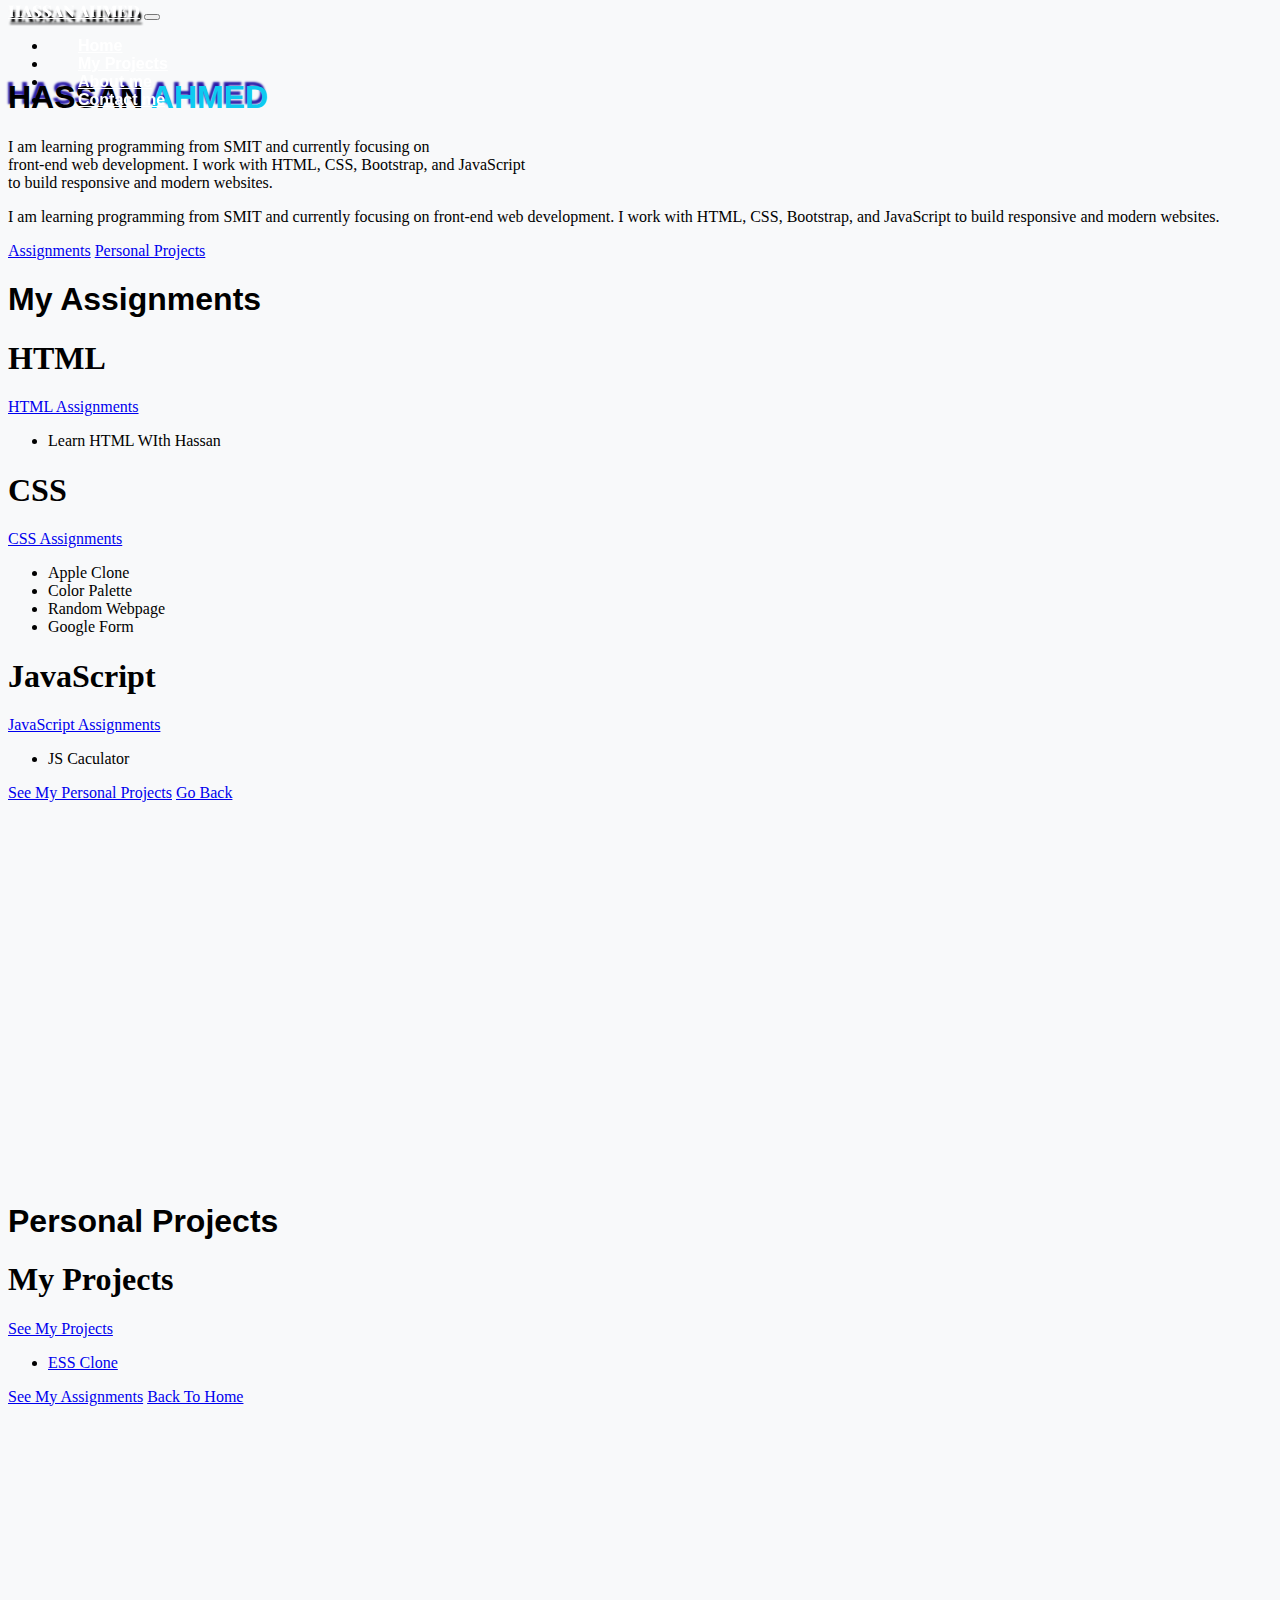
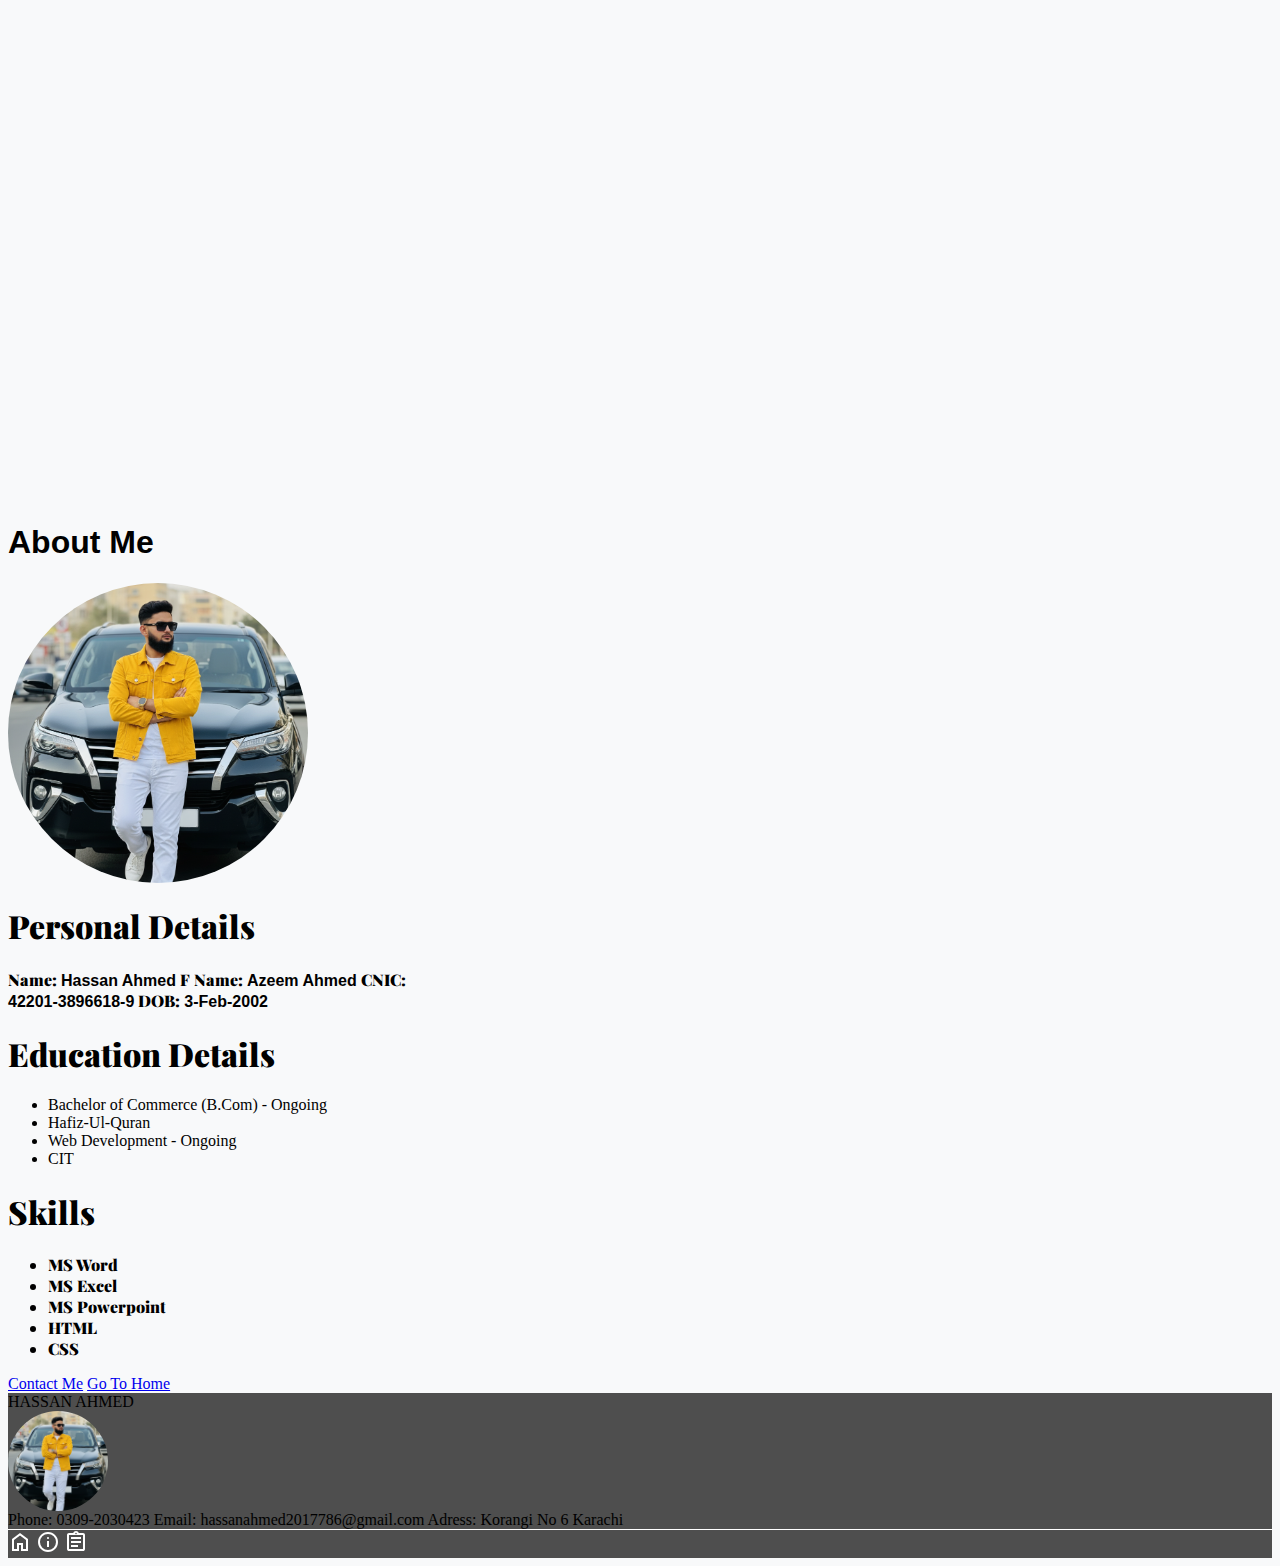
<file: index.html>
<!doctype html>
<html lang="en">

<head>
    <meta charset="utf-8">
    <meta name="viewport" content="width=device-width, initial-scale=1">
    <title>Bootstrap demo</title>
    <link href="https://cdn.jsdelivr.net/npm/bootstrap@5.3.8/dist/css/bootstrap.min.css" rel="stylesheet"
        integrity="sha384-sRIl4kxILFvY47J16cr9ZwB07vP4J8+LH7qKQnuqkuIAvNWLzeN8tE5YBujZqJLB" crossorigin="anonymous">
    <link rel="preconnect" href="https://fonts.googleapis.com">
    <link rel="preconnect" href="https://fonts.gstatic.com" crossorigin>
    <link href="https://fonts.googleapis.com/css2?family=Playfair+Display:ital,wght@0,400..900;1,400..900&display=swap"
        rel="stylesheet">
    <link rel="stylesheet" href="./style.css">
</head>

<body>
    <!-- navbar Start -->
    <nav class="hassanone navbar bg-info navbar-expand-lg" data-bs-theme="dark">
        <div class="container-fluid px-3 px-md-5 ">
            <a class="navbar-brand playfair-display-hassan fs-2 navlogo" href="#">HASSAN <span
                    class="navlogo ms-2">AHMED</span></a>
            <button class="navbar-toggler" type="button" data-bs-toggle="collapse" data-bs-target="#navbarNavDropdown"
                aria-controls="navbarNavDropdown" aria-expanded="false" aria-label="Toggle navigation">
                <span class="navbar-toggler-icon"></span>
            </button>
            <div class="collapse navbar-collapse" id="navbarNavDropdown">
                <ul class="navbar-nav navbar-nav ms-auto">
                    <li class="nav-item">
                        <a class="nav-link menubar google-sans-menu" aria-current="page" href="#">Home</a>
                    </li>
                    <li class="nav-item">
                        <a class="nav-link menubar google-sans-menu" aria-current="page" href="#Assignments">My
                            Projects</a>
                    </li>
                    <li class="nav-item">
                        <a class="nav-link menubar google-sans-menu" aria-current="page" href="#About">About me</a>
                    </li>
                    <li class="nav-item">
                        <a class="nav-link menubar google-sans-menu" href="#contact">Contact me</a>
                    </li>
                </ul>
            </div>
        </div>
    </nav>
    <!-- navbar End -->

    <!-- Info section start-->
    <div class="hassaninfo bg-body-tertiary container-fluid d-flex flex-column align-items-center justify-content-center mt-5 gap-4 gap-md-5 p-3 p-sm-5"
        id="hassaninfo">
        <h1 class="info-heading text-info mt-5 bbh-bartle-regular fs-1">HASSAN <span class="name">AHMED</span> </h1>
        <p class="text-start d-none d-lg-block text-md-center fs-5">I am learning programming from SMIT and currently
            focusing on <br> front-end web development. I work with HTML, CSS, Bootstrap, and JavaScript <br> to build
            responsive and modern websites.</p>
        <p class="ps-3 text-start d-lg-none text-md-center">I am learning programming from SMIT and currently focusing
            on front-end web development. I work with HTML, CSS, Bootstrap, and JavaScript to build responsive and
            modern websites.</p>
        <div class="container mb-0 mb-md-5 buttonsection px-0 px-md-5 d-flex flex-column flex-md-row gap-3">
            <a href="#Assignments"
                class="main-button main-button-1 btn py-2 fs-4 w-100 border border-info text-info">Assignments</a>
            <a href="#Personal"
                class="main-button main-button-2 btn py-2 fs-4 w-100 border border-info bg-info text-white">Personal
                Projects</a>
        </div>
    </div>
    <!-- Info section End-->

    <!-- Assignments card section Start-->
    <div class="container-fluid assignments-card-sec d-flex bg-body-tertiary d-flex flex-column justify-content-center gap-5"
        id="Assignments">
        <h1 class="mt-5 bbh-bartle-regular fs-2 mx-auto text-info">My Assignments</h1>
        <div class="cardsection d-flex flex-row justify-content-center flex-wrap flex gap-5 mb-5">
            <div class="mycards card-one p-5 d-flex flex-column align-items-center gap-5 border border-info">
                <h1 class="fs-3">HTML</h1>
                <div class="dropdown">
                    <a class="btn btn-info dropdown-toggle text-white" href="#" data-bs-toggle="dropdown">
                        HTML Assignments
                    </a>
                    <ul class="dropdown-menu">

                        <li class="dropdown-submenu">
                            <a class="dropdown-item dropdown-toggle">
                                Learn HTML WIth Hassan
                            </a>
                            <ul class="dropdown-menu">
                                <li><a class="dropdown-item"
                                        href="https://hassanahmedghori.github.io/Learn-html-with-hassan/"
                                        target="_blank">Live Link</a></li>
                                <li><a class="dropdown-item"
                                        href="https://github.com/HassanAhmedGhori/Learn-html-with-hassan"
                                        target="_blank">Repo Link</a></li>
                            </ul>
                        </li>
                    </ul>
                </div>

            </div>
            <div class="mycards card-two p-5 d-flex flex-column align-items-center gap-5 border border-info">
                <h1 class="fs-3">CSS</h1>
                <div class="dropdown">
                    <a class="btn btn-info dropdown-toggle text-white" href="#" data-bs-toggle="dropdown">
                        CSS Assignments
                    </a>
                    <ul class="dropdown-menu">

                        <li class="dropdown-submenu">
                            <a class="dropdown-item dropdown-toggle">
                                Apple Clone
                            </a>
                            <ul class="dropdown-menu">
                                <li><a class="dropdown-item"
                                        href="https://hassanahmedghori.github.io/apple-assignment-/"
                                        target="_blank">Live Link</a></li>
                                <li><a class="dropdown-item"
                                        href="https://github.com/HassanAhmedGhori/apple-assignment-"
                                        target="_blank">Repo Link</a></li>
                            </ul>
                        </li>
                        <li class="dropdown-submenu">
                            <a class="dropdown-item dropdown-toggle">
                                Color Palette
                            </a>
                            <ul class="dropdown-menu">
                                <li><a class="dropdown-item" href="https://hassanahmedghori.github.io/color-palette/"
                                        target="_blank">Live Link</a></li>
                                <li><a class="dropdown-item" href="https://github.com/HassanAhmedGhori/color-palette"
                                        target="_blank">Repo Link</a></li>
                            </ul>
                        </li>
                        <li class="dropdown-submenu">
                            <a class="dropdown-item dropdown-toggle">
                                Random Webpage
                            </a>
                            <ul class="dropdown-menu">
                                <li><a class="dropdown-item"
                                        href="https://hassanahmedghori.github.io/css-2nd-web-page-assignment/"
                                        target="_blank">Live Link</a></li>
                                <li><a class="dropdown-item"
                                        href="https://github.com/HassanAhmedGhori/css-2nd-web-page-assignment"
                                        target="_blank">Repo Link</a></li>
                            </ul>
                        </li>
                        <li class="dropdown-submenu">
                            <a class="dropdown-item dropdown-toggle">
                                Google Form
                            </a>
                            <ul class="dropdown-menu">
                                <li><a class="dropdown-item"
                                        href="https://hassanahmedghori.github.io/first-css-assignment/"
                                        target="_blank">Live Link</a></li>
                                <li><a class="dropdown-item"
                                        href="https://github.com/HassanAhmedGhori/first-css-assignment"
                                        target="_blank">Repo Link</a></li>
                            </ul>
                        </li>
                    </ul>
                </div>
            </div>
            <div class="mycards card-three p-5 d-flex flex-column align-items-center gap-5 border border-info">
                <h1 class="fs-3">JavaScript</h1>
                <div class="dropdown">
                    <a class="btn btn-info dropdown-toggle text-white" href="#" data-bs-toggle="dropdown">
                        JavaScript Assignments
                    </a>
                    <ul class="dropdown-menu">

                        <li class="dropdown-submenu">
                            <a class="dropdown-item dropdown-toggle">
                                JS Caculator
                            </a>
                            <ul class="dropdown-menu">
                                <li><a class="dropdown-item" href="./assignments/js calculator/index.html" target="_blank">Live Link</a></li>
                                <li><a class="dropdown-item" href="https://github.com/HassanAhmedGhori/My-Portfolio/tree/main/assignments/js%20calculator" target="_blank">Repo Link</a></li>
                            </ul>
                        </li>
                    </ul>
                </div>
            </div>
        </div>
        <div class="container mb-0 mb-md-5 buttonsection px-0 px-md-5 d-flex flex-column flex-md-row gap-3">
            <a href="#Personal"
                class="main-button main-button-2 btn py-2 fs-4 w-100 bg-info border border-info text-white">See My
                Personal Projects</a>
            <a href="#" class="main-button main-button-1 btn py-2 fs-4 w-100 border border-info text-info">Go Back</a>
        </div>
    </div>
    <!-- Assignments card section End-->


    <!-- Personal Projects card section Start-->

    <div class="container-fluid personal-pro-sec d-flex bg-body-tertiary mt-5 d-flex flex-column justify-content-center gap-5"
        id="Personal">
        <h1 class="mt-5 bbh-bartle-regular fs-2 mx-auto text-info">Personal Projects</h1>
        <div class="cardsection d-flex flex-row justify-content-center flex-wrap gap-5 mb-5">
            <div class="mycards card-two p-5 d-flex flex-column align-items-center gap-5 border border-info">
                <h1 class="fs-3">My Projects</h1>
                <div class="dropdown">
                    <a class="btn btn-info dropdown-toggle text-white" href="#" data-bs-toggle="dropdown">
                        See My Projects
                    </a>
                    <ul class="dropdown-menu">

                        <li class="dropdown-submenu">
                            <a class="dropdown-item dropdown-toggle" href="./personal projects/ess-display/index.html"
                                target="_blank"> ESS Clone </a>
                            <ul class="dropdown-menu">
                                <li><a class="dropdown-item" href="https://hassanahmedghori.github.io/ess-display/"
                                        target="_blank">Live Link</a></li>
                                <li><a class="dropdown-item" href="https://github.com/HassanAhmedGhori/ess-display"
                                        target="_blank">Repo Link</a></li>
                            </ul>
                        </li>
                    </ul>
                </div>
            </div>
        </div>
        <div class="container mb-0 mb-md-5 buttonsection px-0 px-md-5 d-flex flex-column flex-md-row gap-3">
            <a href="#Assignments"
                class="main-button main-button-1 btn py-2 fs-4 w-100 border border-info text-info">See My
                Assignments</a>
            <a href="#" class="main-button main-button-2 btn py-2 fs-4 w-100 border border-info bg-info text-white">Back
                To Home</a>
        </div>
    </div>

    <!-- Personal Projects card section End-->


    <!--About me section start-->
    <div class="container-fluid assignments-card-sec d-flex bg-body-tertiary d-flex flex-column justify-content-center gap-5"
        id="About">
        <h1 class="mt-5 bbh-bartle-regular fs-2 mx-auto text-info">About Me</h1>
        <div class="image mx-auto"></div>
        <div class="about-child-div container-fluid d-flex flex-row flex-wrap gap-5 justify-content-center">
            <div class="personal-data d-flex flex-column gap-3 align-items-start border border-info p-2 p-sm-5">
                <h1 class="mx-auto fs-3 fw-bold text-info playfair-display-hassan">Personal Details</h1>
                <span class="spanone fs-5 fw-bold text-info playfair-display-hassan">Name: <span class="spantwo ms-2 text-dark google-sans-menu">Hassan Ahmed</span></span>
                <span class="spanone fs-5 fw-bold text-info playfair-display-hassan">F Name: <span class="spantwo ms-1 text-dark google-sans-menu">Azeem Ahmed</span></span>
                <span class="spanone fs-5 fw-bold text-info playfair-display-hassan">CNIC: <span  class="spantwo ms-2 text-dark google-sans-menu">42201-3896618-9</span></span>
                <span class="spanone fs-5 fw-bold text-info playfair-display-hassan">DOB: <span class="spantwo ms-2 text-dark google-sans-menu">3-Feb-2002</span></span>
            </div>
            <div class="personal-data education-card d-flex flex-column gap-3 align-items-start border border-info p-2 p-sm-5">
                <h1 class="mx-auto fs-3 fw-bold text-info playfair-display-hassan">Education Details</h1>
                <span class="spanone fs-5 fw-bold text-dark ">
                    <ul>
                        <li class="mt-2">Bachelor of Commerce (B.Com) - Ongoing</li>
                        <li class="mt-2">Hafiz-Ul-Quran</li>
                        <li class="mt-2">Web Development - Ongoing</li>
                        <li class="mt-2">CIT</li>
                    </ul>
                </span>

            </div>
            <div class="personal-data d-flex flex-column gap-3 align-items-start border border-info p-2 p-sm-5">
                <h1 class="mx-auto fs-3 fw-bold text-info playfair-display-hassan">Skills</h1>
                <span class="spanone fs-5 fw-bold text-dark playfair-display-hassan">
                    <ul>
                        <li class="mt-2">MS Word</li>
                        <li class="mt-2">MS Excel</li>
                        <li class="mt-2">MS Powerpoint</li>
                        <li class="mt-2">HTML</li>
                        <li class="mt-2">CSS</li>
                    </ul>
                </span>
            </div>
            <div class="container mb-0 mb-md-5 buttonsection px-0 px-md-5 d-flex flex-column flex-md-row gap-3">
            <a href="#contact"
                class="main-button main-button-2 btn py-2 fs-4 w-100 bg-info border border-info text-white">Contact Me</a>
            <a href="#" class="main-button main-button-1 btn py-2 fs-4 w-100 border border-info text-info">Go To Home</a>
        </div>
        </div>
        <!--About me section End-->
        <!-- Footer(Contact) section start -->
         <div class="container-fluid footer-sec d-flex flex-column gap-3" id="contact">
            <div class="footer-sec-child d-flex flex-column align-items-center">
                <span class="text-white fs-5">HASSAN AHMED</span>
                <div class="footer-sec-logo"></div>
            </div>
            <div class="footer-sec-child d-flex flex-wrap gap-3 justify-content-between">
                <span class="text-white">Phone: 0309-2030423</span>
                <span class="text-white">Email: hassanahmed2017786@gmail.com</span>
                <span class="text-white">Adress: Korangi No 6 Karachi</span>
            </div>
            <div class="footer-sec-icon p-3 d-flex flex-wrap gap-3 justify-content-evenly">
                <a href="#"><img src="./home_24dp_FFFFFF_FILL0_wght400_GRAD0_opsz24.svg" alt=""></a>
                <a href="#About"><img src="./info_24dp_FFFFFF_FILL0_wght400_GRAD0_opsz24.svg" alt=""></a>
                <a href="#Assignments"><img src="./assignment_24dp_FFFFFF_FILL0_wght400_GRAD0_opsz24.svg" alt=""></a>
            </div>

         </div>
        <!-- Footer(Contact) section End -->


        <script src="https://cdn.jsdelivr.net/npm/bootstrap@5.3.8/dist/js/bootstrap.bundle.min.js"
            integrity="sha384-FKyoEForCGlyvwx9Hj09JcYn3nv7wiPVlz7YYwJrWVcXK/BmnVDxM+D2scQbITxI"
            crossorigin="anonymous"></script>
</body>

</html>
</file>
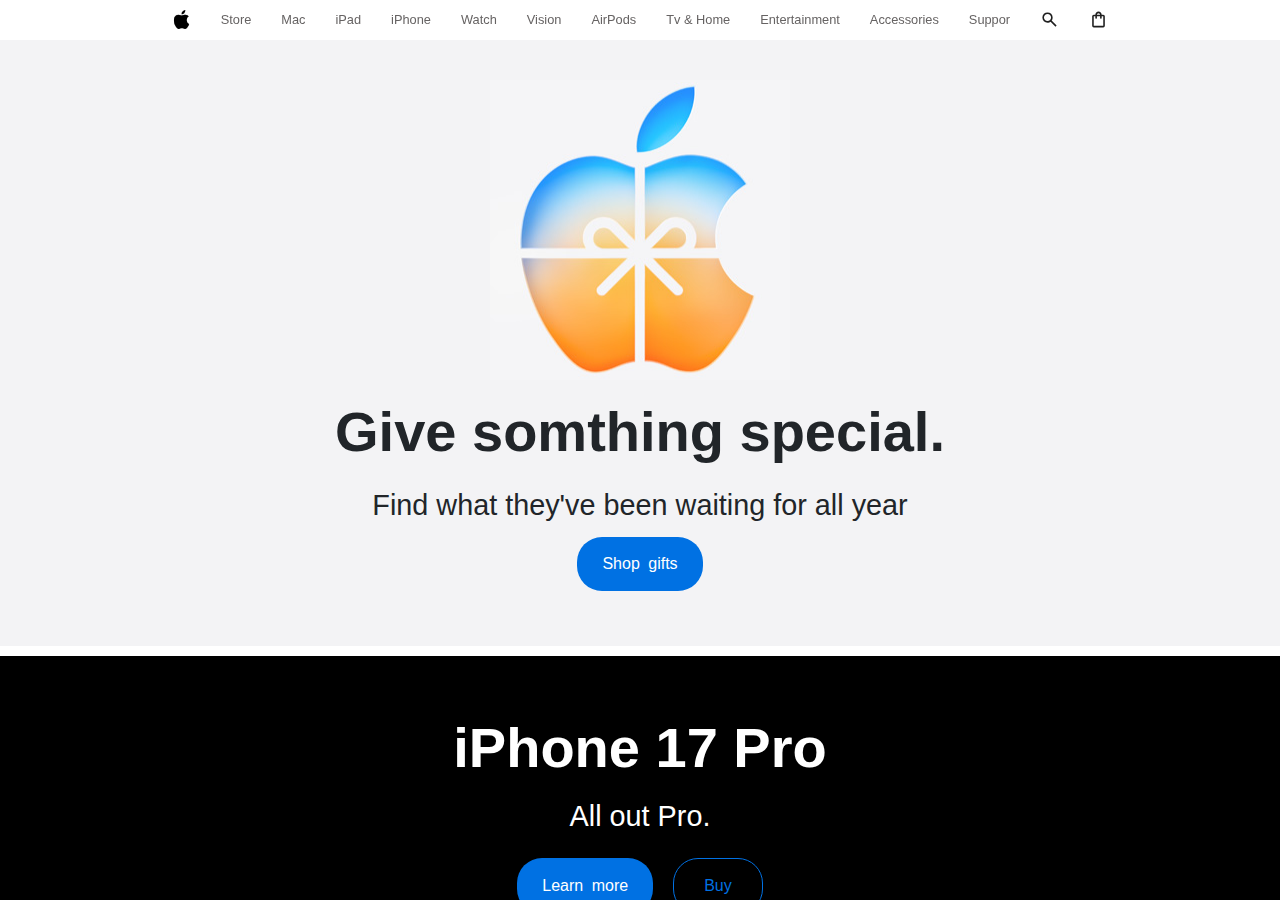
<file: assignments/apple-assignment-/index.html>
<!DOCTYPE html>
<html lang="en">
<head>
    <meta charset="UTF-8">
    <meta name="viewport" content="width=device-width, initial-scale=1.0">
    <link href="https://cdn.jsdelivr.net/npm/bootstrap@5.3.3/dist/css/bootstrap.min.css" rel="stylesheet">
    <link rel="stylesheet" href="./style.css" type="text/css">

    <title>I Phone</title>
</head>
<body>
    <div class="page">
        <header>
            <nav class="nav1">
                <img  src="./images/apple-logo.png">
                <span class="navtext">Store</span>
                <span class="navtext">Mac</span>
                <span class="navtext">iPad</span>
                <span class="navtext">iPhone</span>
                <span class="navtext">Watch</span>
                <span class="navtext">Vision</span>
                <span class="navtext">AirPods</span>
                <span class="navtext">Tv & Home</span>
                <span class="navtext"> Entertainment </span>
                <span class="navtext">Accessories</span>
                <span class="navtext">Suppor</span>
                <img src="./images/search_24dp_1F1F1F_FILL0_wght400_GRAD0_opsz24.svg" alt="">
                <img src="./images/shopping_bag_24dp_1F1F1F_FILL0_wght400_GRAD0_opsz24.svg" alt="">
            </nav>
            <nav class="nav2">
                <div class="nav2div1"><img class="nav2img" src="./images/apple-logo.png"></div>
                <div class="nav2div2">
                <img class="nav2img" src="./images/search_24dp_1F1F1F_FILL0_wght400_GRAD0_opsz24.svg" alt="">
                <img class="nav2img" src="./images/shopping_bag_24dp_1F1F1F_FILL0_wght400_GRAD0_opsz24.svg" alt="">
                <img class="nav2img" src="./images/drag_handle_24dp_1F1F1F_FILL0_wght400_GRAD0_opsz24.svg" alt="">
                </div>
            </nav>
        </header>
        <div class="divfirst">
            <div class="appleimage"></div>
            <span class="heading">Give somthing special.</span>
            <span class="subheading">Find what they've  been waiting for all year</span>
            <button>Shop gifts</button>
        </div>
        <div class="iphone17">
            <span class="heading">iPhone 17 Pro</span>
            <span class="subheading">All out Pro.</span>
            <div class="iPhonebutton">
                <button>Learn more</button>
                <button class="secbutton">Buy</button>
            </div>
        </div>
        <div class="iphoneair">
            <span class="heading">iPhone Air</span>
            <span class="subheading">The thinnest iPhone ever.</span>
            <span class="subheading">With the power of pro inside.</span>
            <div class="iPhonebutton">
                <button>Learn more</button>
                <button class="secbutton">Buy</button>
            </div>
        </div>
        <div class="cards">
            <div class="card card1">
                <img class="cardlogo" src="./images/logos/ipadair/promo_logo_ipadair__frwnnsqveeye_medium.png">
                <span class="cardsubheading">The world’s best in-ear Active Noise Cancellation.</span>
                <div class="cardbutton">
                   <button class="cardfirstbutton">Learn more</button>
                   <button class="cardsecbutton">Buy</button>
                </div>
            </div>
            <div class="card card2">
                <img class="cardlogo" src="./images/logos/ipadair/promo_logo_ipadair__frwnnsqveeye_medium.png">
                <span class="cardsubheading">Now supercharged by the M3 chip.</span>
                <div class="cardbutton">
                   <button class="cardfirstbutton">Learn more</button>
                   <button class="cardsecbutton">Buy</button>
                </div>
            </div>
            <div class="card card3">
                <img src="./images/logos/applewatch/promo_logo_apple_watch_series_11__d9br21pxygya_large.png" alt="">
                <span class="cardsubheading">The ultimate way to watch your health.</span>
                <div class="cardbutton">
                   <button class="cardfirstbutton">Learn more</button>
                   <button class="cardsecbutton">Buy</button>
                </div>
            </div>
            <div class="card card4">
                <img src="./images/logos/iphonetradein/promo_logo_iphone_tradein__7y3gtai5az66_large.png" alt="">
                <span class="cardsubheading">Now with the speed of the A16 chip and double the starting storage.</span>
                <div class="cardbutton">
                   <button class="cardfirstbutton">Learn more</button>
                   <button class="cardsecbutton">Buy</button>
                </div>
            </div>
            <div class="card card5">
                <img src="./images/logos/iphonetradein/promo_logo_iphone_tradein__7y3gtai5az66_large.png" alt="">
                <span class="cardsubheading">Get up to $180–$670 in credit when you trade in iPhone 13 or higher.</span>
                <div class="cardbutton">
                   <button class="cardfirstbutton">Learn more</button>
                   <button class="cardsecbutton">Buy</button>
                </div>
            </div>
            <div class="card card6">
                <img class="cardlogo" src="./images/logos/applecard/logo__dcojfwkzna2q_medium.png" alt="">
                 <span class="cardsubheading">Get up to 3% Daily Cash back with every purchase.</span>
                <div class="cardbutton">
                   <button class="cardfirstbutton">Learn more</button>
                   <button class="cardsecbutton">Buy</button>
                </div>
            </div>
            <div id="carouselExampleAutoplaying" class="carousel slide" data-bs-ride="carousel">
  <div class="carousel-inner">
    <div class="carousel-item active">
      <img src="./images/sliders/Screenshot 2025-11-20 220621.png" class="d-block w-100" alt="...">
    </div>
    <div class="carousel-item">
      <img src="./images/sliders/second.png" class="d-block w-100" alt="...">
    </div>
    <div class="carousel-item">
      <img src="./images/sliders/third.png" class="d-block w-100" alt="...">
    </div>
  </div>
  <button class="carousel-control-prev" type="button" data-bs-target="#carouselExampleAutoplaying" data-bs-slide="prev">
    <span class="carousel-control-prev-icon" aria-hidden="true"></span>
    <span class="visually-hidden">Previous</span>
  </button>
  <button class="carousel-control-next" type="button" data-bs-target="#carouselExampleAutoplaying" data-bs-slide="next">
    <span class="carousel-control-next-icon" aria-hidden="true"></span>
    <span class="visually-hidden">Next</span>
  </button>
</div>
          <div class="lastdiv">
            <!-- <div class="box box1"></div>
            <div class="box box2"></div>
            <div class="box box3"></div> -->
          </div>
    </div>
    <footer>
        <div class="paradiv">
            <p>1. Offer valid on qualifying purchases of Eligible Products (excludes carrier-connected iPhone purchases) from November 28, 2025, to December 1, 2025, at a Qualifying Location. Gift card values may vary by Eligible Product. Offer subject to availability. While supplies last. Qualifying purchases can receive a discount equal to the value of the Apple Gift Card (depending on their purchase) off the price of the Eligible Product, but will be charged for all items in their cart, including the Apple Gift Card. Additional restrictions apply. View full terms and conditions of offer here.</p>
            <p>2. Boost Mobile iPhone 17 and iPhone Air Special Deal: Buy an iPhone 17 Pro, iPhone 17 Pro Max, iPhone Air, or iPhone 17 and get $830 in bill credits (not to exceed the cost of the iPhone) applied over 36 months. No trade-in required. If you are trading in a device with this deal, trade-in value will be applied as additional bill credits over 36 months. Monthly price (if shown) reflects net monthly payment, after application of $830 in bill credit (not to exceed the cost of the iPhone purchased) and trade-in credit (if applicable) applied over 36 months respectively. Requires activation of a new line, Boost Mobile Infinite Access plan and purchase on qualifying 36-month 0% APR installment plan, subject to carrier credit qualification. After making 12 installment payments, you may upgrade to a new iPhone and get up to $830 in bill credits (not to exceed the cost of the iPhone) applied over 36 months for the new iPhone on the Infinite Access plan and purchase on new qualifying 36-month 0% APR installment plan, subject to carrier credit qualification. Tax on full retail price due at sale. If you cancel eligible wireless service, credits will stop and you will owe the remaining device balance. Bill credits are applied as a monthly credit over the 36-month installment plan. Trade-in credits start within 3 bills. Installment agreement starts when device is shipped. To get all credits, device must remain on agreement for entire term and you must keep eligible service on device for entire installment term. Limited-time offer; subject to change. Limits: one credit per line. May not be combined with other offers, discounts, or credits. Purchase, financing, other limits, and restrictions apply. Price for iPhone 17 includes $30 Boost Mobile connectivity discount. Activation required.</p>
            <p>T-Mobile iPhone 17 and iPhone Air Special Deal: Monthly price (if shown) reflects net monthly payment, after application of T-Mobile trade-in credit applied over 24 months with purchase of an iPhone 17 Pro, iPhone 17 Pro Max, iPhone 17, or iPhone Air and trade-in of eligible smartphone. Any Condition trade-in offer requires Experience Beyond or Go5G Next plan.</p>
            <p>Existing customers: Receive credit with purchase of an iPhone 17 Pro, iPhone 17 Pro Max, iPhone 17, or iPhone Air (based upon the model and condition of your trade-in smartphone) of $1100, $800 or $550 for customers on an Experience Beyond or Go5G Next plan (excluding all 55, Military, First Responder plans) ($100+/mo. plan after AutoPay discount if applicable; plus taxes & fees); $900, $600 or $300 for customers on an Experience Beyond or Go5G Next 55, Military, or First Responder plan ($85+/mo. plan after AutoPay discount if applicable; plus taxes & fees); $800 or $400 for customers on an Experience More or Go5G Plus plan (excluding all 55, Military, First Responder plans) ($85+/mo. plan after AutoPay discount if applicable; plus taxes & fees); $600 or $300 for customers on an Experience More or Go5G Plus 55, Military, or First Responder plan ($70+/mo. plan after AutoPay discount if applicable; plus taxes & fees); or $300 or $150 for customers on a Go5G, Magenta, Magenta MAX, or Essentials plan ($60+/mo. plan after AutoPay discount if applicable; plus taxes & fees). Must be an existing T-Mobile customer.</p>
            <p>Add-a-Line customers: Receive credit with purchase of an iPhone 17 Pro, iPhone 17 Pro Max, iPhone 17, or iPhone Air (based upon the model and condition of your trade-in smartphone) of $1100, $800 or $550 for customers on an Experience Beyond or Go5G Next plan (excluding all 55, Military, First Responder plans) ($100+/mo. plan after AutoPay discount if applicable; plus taxes & fees); $900, $600 or $300 for customers on an Experience Beyond or Go5G Next 55, Military, or First Responder plan ($85+/mo. plan after AutoPay discount if applicable; plus taxes & fees); $800 or $400 for customers on an Experience More or Go5G Plus plan (excluding all 55, Military, First Responder plans) ($85+/mo. plan after AutoPay discount if applicable; plus taxes & fees); $600 or $300 for customers on an Experience More or Go5G Plus 55, Military, or First Responder plan ($70+/mo. plan after AutoPay discount if applicable; plus taxes & fees); $800 or $400 for customers on a Go5G, Magenta, Magenta MAX, or Essentials plan (excluding all 55, Military, First Responder plans) ($60+/mo. plan after AutoPay discount if applicable; plus taxes & fees); or $600 or $300 for customers on a Go5G, Magenta, Magenta MAX, or Essentials 55, Military, or First Responder plan ($45+/mo. plan after AutoPay discount if applicable; plus taxes & fees). Must be a T-Mobile customer adding a new line to an existing T-Mobile account.</p>
            <p>New customers: Receive credit with purchase of an iPhone 17 Pro, iPhone 17 Pro Max, iPhone 17, or iPhone Air (based upon the model and condition of your trade-in smartphone) of $1100, $800 or $550 for customers on an Experience Beyond plan (excluding all 55, Military, First Responder plans) ($100+/mo. plan after AutoPay discount if applicable; plus taxes & fees); $900, $600 or $300 for customers on an Experience Beyond 55, Military, or First Responder plan ($85+/mo. plan after AutoPay discount if applicable; plus taxes & fees); $800 or $400 for customers on an Experience More plan (excluding all 55, Military, First Responder plans) ($85+/mo. plan after AutoPay discount if applicable; plus taxes & fees); $600 or $300 for customers on an Experience More 55, Military, or First Responder plan ($70+/mo. plan after AutoPay discount if applicable; plus taxes & fees); $800 or $400 for customers on an Essentials plan (excluding all 55, Military, First Responder plans) ($60+/mo. plan after AutoPay discount if applicable; plus taxes & fees); or $600 or $300 for customers on a Essentials 55, Military, or First Responder plan ($45+/mo. plan after AutoPay discount if applicable; plus taxes & fees). Must be a new T-Mobile customer.</p>
            <p>Max bill credits will not exceed the cost of the device. Credit comprised of (i) Apple instant trade-in credit at checkout and (ii) T-Mobile monthly bill credits applied over 24 months. Allow 2 bill cycles from valid submission and validation of trade-in. Tax on pre-credit price due at sale. Limited-time; subject to change. Qualifying credit, data plan, and trade-in (e.g., iPhone 16 Pro Max) in good condition required. Max 4 promotions on any iPhone per account. May not be combinable with some offers, discounts, or promotions. Activation required. Contact T-Mobile before cancelling entire account to continue remaining bill credits, or credits stop & balance on required finance agreement is due. Bill credits end if you pay off early.</p>
            <p>3. Trade‑in values will vary based on the condition, year, and configuration of your eligible trade‑in device. Not all devices are eligible for credit. You must be at least the age of majority to be eligible to trade in for credit or for an Apple Gift Card. Trade‑in value may be applied toward qualifying new device purchase, or added to an Apple Gift Card. Actual value awarded is based on receipt of a qualifying device matching the description provided when estimate was made. Sales tax may be assessed on full value of a new device purchase. In‑store trade‑in requires presentation of a valid photo ID (local law may require saving this information). Offer may not be available in all stores and may vary between in‑store and online trade‑in. Some stores may have additional requirements. Apple or its trade‑in partners reserve the right to refuse, cancel, or limit quantity of any trade‑in transaction for any reason. More details are available from Apple’s trade-in partner for trade‑in and recycling of eligible devices. Restrictions and limitations may apply.</p>
            <p>A subscription is required for Apple Arcade, Apple Fitness+, Apple Music, and Apple TV.</p>
            <p>Features are subject to change. Some features, applications, and services may not be available in all regions or all languages.</p>
        </div>
        <div class="divtable">
            <div class="tablebox tablebox1">
                <span class="spanheading">Shop and Learn</span>
                <span>store</span>
                <span>mac</span>
                <span>iPad</span>
                <span>iPhone</span>
                <span>Watch</span>
                <span>Vision</span>
                <span>AirPods</span>
                <span>TV & Home</span>
                <span>AirTag</span>
                <span>Accessories</span>
                <span>Gift Cards</span>
            </div>
            <div class="tablebox tablebox2">
                <span class="spanheading">Account</span>
                <span>store</span>
                <span>mac</span>
                <span>iPad</span>
                <span>iPhone</span>
                <span>Watch</span>
                <span>Vision</span>
                <span>AirPods</span>
                <span>TV & Home</span>
                <span>AirTag</span>
                <span>Accessories</span>
                <span>Gift Cards</span>
            </div>
            <div class="tablebox tablebox3">
                <span class="spanheading">Apple Store</span>
                <span>store</span>
                <span>mac</span>
                <span>iPad</span>
                <span>iPhone</span>
                <span>Watch</span>
                <span>Vision</span>
                <span>AirPods</span>
                <span>TV & Home</span>
                <span>AirTag</span>
                <span>Accessories</span>
                <span>Gift Cards</span>
            </div>
            <div class="tablebox tablebox4">
                <span class="spanheading">For Business</span>
                <span>store</span>
                <span>mac</span>
                <span>iPad</span>
                <span>iPhone</span>
                <span>Watch</span>
                <span>Vision</span>
                <span>AirPods</span>
                <span>TV & Home</span>
                <span>AirTag</span>
                <span>Accessories</span>
                <span>Gift Cards</span>
            </div>
            <div class="tablebox tablebox5">
                <span class="spanheading">Apple Values</span>
                <span>store</span>
                <span>mac</span>
                <span>iPad</span>
                <span>iPhone</span>
                <span>Watch</span>
                <span>Vision</span>
                <span>AirPods</span>
                <span>TV & Home</span>
                <span>AirTag</span>
                <span>Accessories</span>
                <span>Gift Cards</span>
            </div>
        </div>
        <div class="footer500">
            <div class="footer500div blank">
                <span></span>
                <span></span>
            </div>
            <div class="footer500div">
                <span>Shop and Learn</span>
                <span><img src="./images/arrow_drop_down_24dp_1F1F1F_FILL0_wght400_GRAD0_opsz24.svg" alt=""></span>
            </div>
            <div class="footer500div">
                <span>Account</span>
                <span><img src="./images/arrow_drop_down_24dp_1F1F1F_FILL0_wght400_GRAD0_opsz24.svg" alt=""></span>
            </div>
            <div class="footer500div">
                <span>Apple Store</span>
                <span><img src="./images/arrow_drop_down_24dp_1F1F1F_FILL0_wght400_GRAD0_opsz24.svg" alt=""></span>
            </div>
            <div class="footer500div">
                <span>iPad</span>
                <span><img src="./images/arrow_drop_down_24dp_1F1F1F_FILL0_wght400_GRAD0_opsz24.svg" alt=""></span>
            </div>
            <div class="footer500div">
                <span>Apple Values</span>
                <span><img src="./images/arrow_drop_down_24dp_1F1F1F_FILL0_wght400_GRAD0_opsz24.svg" alt=""></span>
            </div>
            <div class="footer500div">
                <span>AirPods</span>
                <span><img src="./images/arrow_drop_down_24dp_1F1F1F_FILL0_wght400_GRAD0_opsz24.svg" alt=""></span>
            </div>
            <div class="footer500div">
                <span>Accessories</span>
                <span><img src="./images/arrow_drop_down_24dp_1F1F1F_FILL0_wght400_GRAD0_opsz24.svg" alt=""></span>
            </div>
            <div class="footer500div">
                <span>Vision</span>
                <span><img src="./images/arrow_drop_down_24dp_1F1F1F_FILL0_wght400_GRAD0_opsz24.svg" alt=""></span>
            </div>
            <div class="footer500div">
                <span>Watch</span>
                <span><img src="./images/arrow_drop_down_24dp_1F1F1F_FILL0_wght400_GRAD0_opsz24.svg" alt=""></span>
            </div>
            <div class="footer500div">
                <span>Vision</span>
                <span><img src="./images/arrow_drop_down_24dp_1F1F1F_FILL0_wght400_GRAD0_opsz24.svg" alt=""></span>
            </div>
        </div>
    </footer>
    <script src="https://cdn.jsdelivr.net/npm/@popperjs/core@2.11.8/dist/umd/popper.min.js" integrity="sha384-I7E8VVD/ismYTF4hNIPjVp/Zjvgyol6VFvRkX/vR+Vc4jQkC+hVqc2pM8ODewa9r" crossorigin="anonymous"></script>
    <script src="https://cdn.jsdelivr.net/npm/bootstrap@5.3.8/dist/js/bootstrap.min.js" integrity="sha384-G/EV+4j2dNv+tEPo3++6LCgdCROaejBqfUeNjuKAiuXbjrxilcCdDz6ZAVfHWe1Y" crossorigin="anonymous"></script>
</body>
</html>
</file>
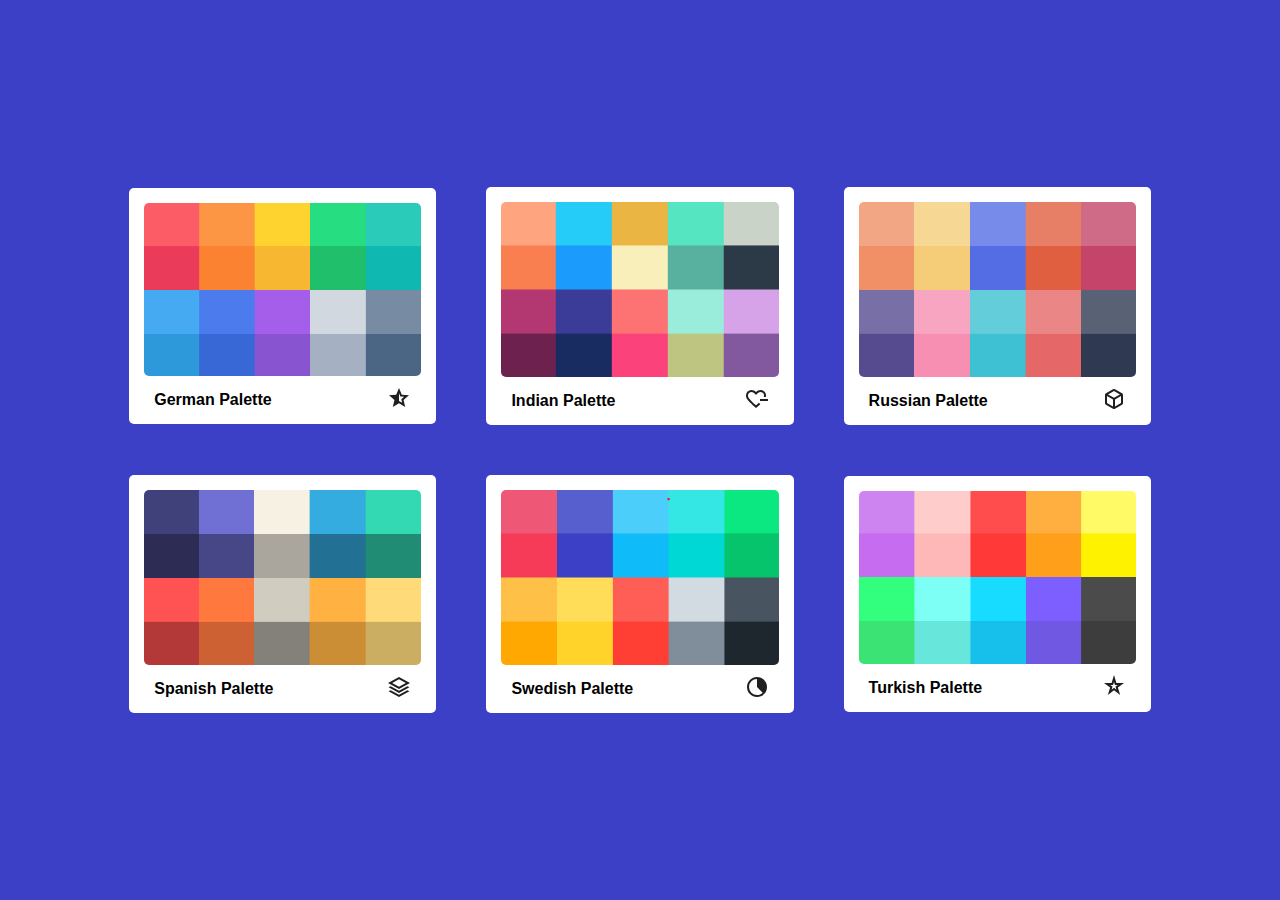
<file: assignments/color-palette/index.html>
<!DOCTYPE html>
<html lang="en">
<head>
    <meta charset="UTF-8">
    <meta name="viewport" content="width=device-width, initial-scale=1.0">
    <link rel="stylesheet" href="./style.css" type="text/css">
    <title>Color Palette</title>
</head>
<body>
    <div class="page">
        <a class="box german" href="./pages/german palette/index.html"> 
            <img class="image" src="./media/german pallate.png">
            <div class="write">
                <span class="text">german palette</span>
                <span class="icon"><img src="./media/star_half_24dp_1F1F1F_FILL0_wght400_GRAD0_opsz24.svg" alt="star"></span>
            </div>
        </a>
        <a class="box indian" href="./pages/indian palette/index.html">
            <img class="image" src="./media/indian.png">
            <div class="write">
                <span class="text">indian palette</span>
                <span class="icon"><img src="./media/heart_minus_24dp_1F1F1F_FILL0_wght400_GRAD0_opsz24.svg" alt=""></span>
            </div>
        </a>
        <a class="box indian" href="./pages/russian palette/index.html">
            <img class="image" src="./media/russian.png">
            <div class="write">
                <span class="text">russian palette</span>
                <span class="icon"><img src="./media/deployed_code_24dp_1F1F1F_FILL0_wght400_GRAD0_opsz24.svg" alt=""></span>
            </div>
        </a>
        <a class="box spanish" href="./pages/spanish palette/index.html">
            <img class="image" src="./media/spanish.png">
            <div class="write">
                <span class="text">spanish palette</span>
                <span class="icon"><img src="./media/stacks_24dp_1F1F1F_FILL0_wght400_GRAD0_opsz24.svg" alt=""></span>
            </div>
        </a>
        <a class="box swidish" href="./pages/swedish palette/index.html">
            <img class="image" src="./media/swedish.png">
            <div class="write">
                <span class="text">swedish palette</span>
                <span class="icon"><img src="./media/clock_loader_40_24dp_1F1F1F_FILL0_wght400_GRAD0_opsz24.svg" alt=""></span>
            </div>
        </a>
        <a class="box turkish" href="./pages/turkish palette/index.html">
            <img class="image" src="./media/turkish.png">
            <div class="write">
                <span class="text">turkish palette</span>
                <span class="icon"><img src="./media/star_rate_24dp_1F1F1F_FILL0_wght400_GRAD0_opsz24 (3).svg" alt=""></span>
            </div>
        </a>
    </div>
</body>
</html>
</file>
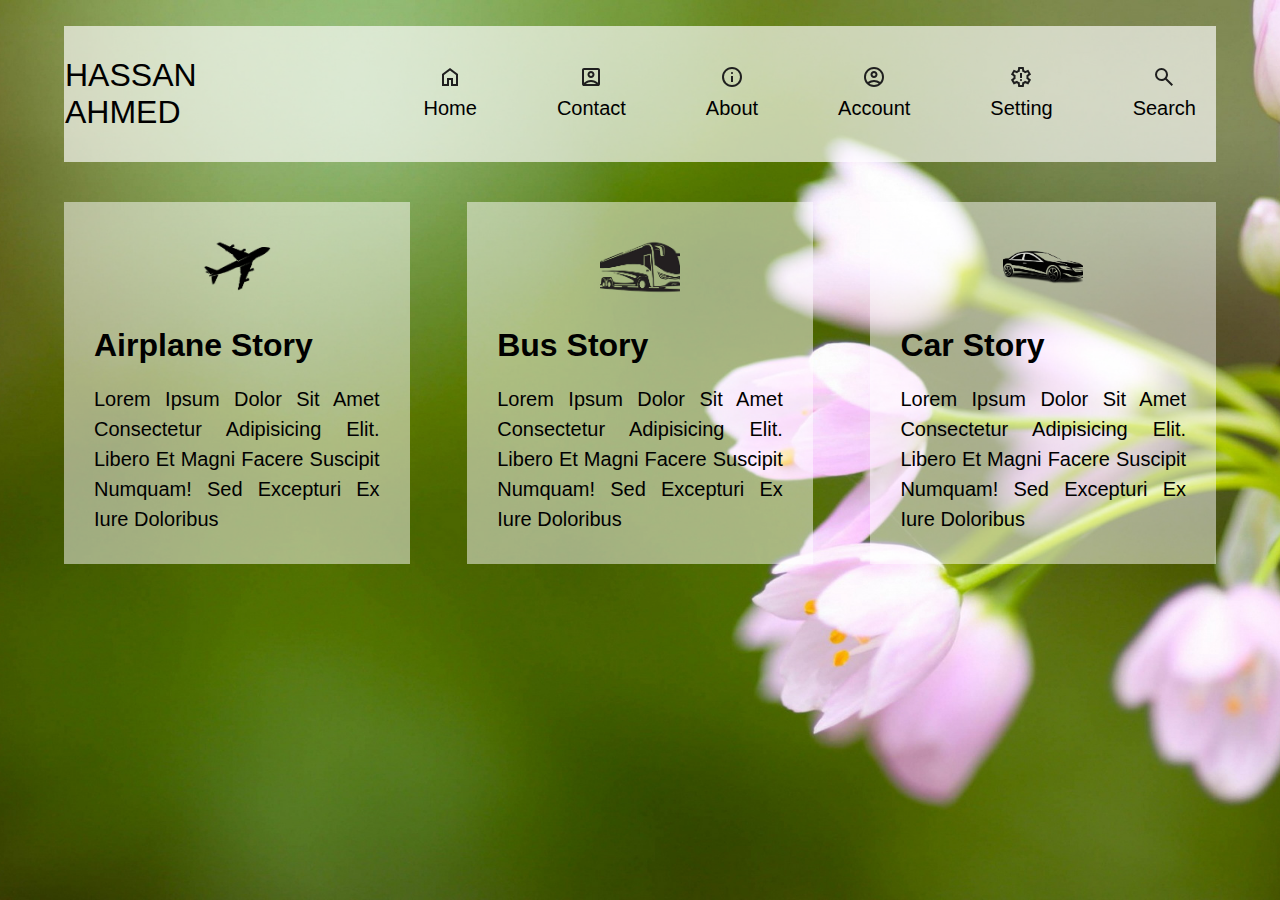
<file: assignments/css-2nd-web-page-assignment/index.html>
<!DOCTYPE html>
<html lang="en">
<head>
    <meta charset="UTF-8">
    <meta name="viewport" content="width=device-width, initial-scale=1.0">
    <link rel="stylesheet" href="./style.css" type="text/css">
    <title>Nav Assignment</title>
</head>
<body>
    <div class="page">
        <div class="nav">
            <div class="logo">Hassan Ahmed</div>
            <div class="menu">
                <ul>
                    <li>
                        <span class="icon"><img src="./media/home.svg" alt="home"></span>
                        <span class="text">Home</span>
                    </li>
                    <li>
                        <span class="icon"><img src="./media/contact.svg" alt="contact"></span>
                        <span class="text">Contact</span>
                    </li>
                    <li>
                        <span class="icon"><img src="./media/about.svg" alt="about"></span>
                        <span class="text">About</span>
                    </li>
                    <li>
                        <span class="icon"><img src="./media/account.svg" alt="account"></span>
                        <span class="text">Account</span>
                    </li>
                    <li>
                        <span class="icon"><img src="./media/setting.svg" alt="Setting"></span>
                        <span class="text">Setting</span>
                    </li>
                    <li>
                        <span class="icon"><img src="./media/search.svg" alt="search"></span>
                        <span class="text">Search</span>
                    </li>
                </ul>
            </div>
        </div>
        <div class="contant">
            <div class="box b1">
                <span class="image1"></span>
                <span class="big"> airplane story</span>
                <span class="small">Lorem ipsum dolor sit amet consectetur adipisicing elit. Libero et magni facere suscipit numquam! Sed excepturi ex iure doloribus</span>
            </div>
            <div class="box b2">
                <span class="image2"></span>
                <span class="big"> Bus story</span>
                <span class="small">Lorem ipsum dolor sit amet consectetur adipisicing elit. Libero et magni facere suscipit numquam! Sed excepturi ex iure doloribus</span></div>
            <div class="box b3">
                <span class="image3"></span>
                <span class="big"> car story</span>
                <span class="small">Lorem ipsum dolor sit amet consectetur adipisicing elit. Libero et magni facere suscipit numquam! Sed excepturi ex iure doloribus</span></div>
        </div>
    </div>
</body>
</html>
</file>
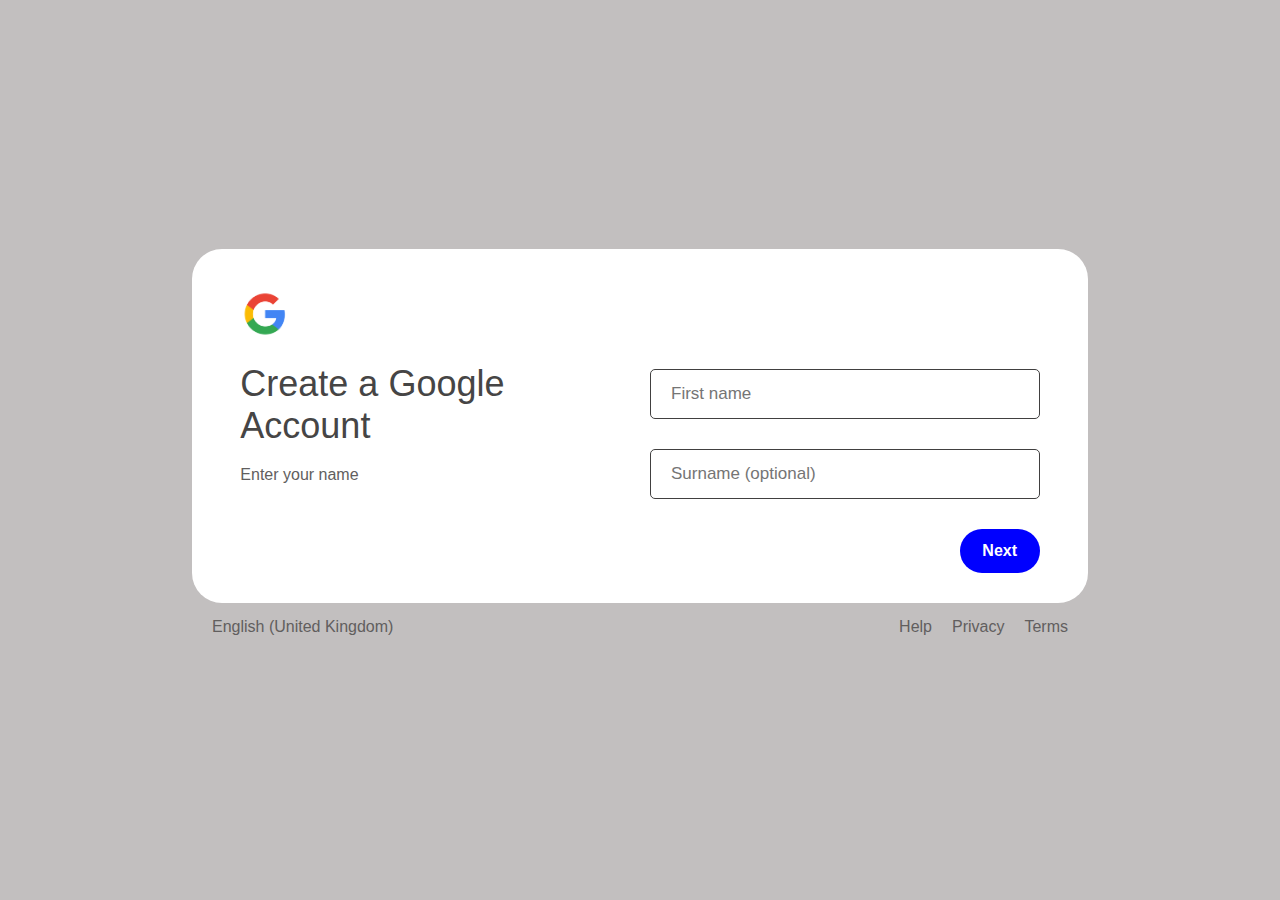
<file: assignments/google-form/index.html>
<!DOCTYPE html>
<html lang="en">
<head>
       <title>Google</title>
       <link rel="stylesheet" href="./style.css" type="text/css">
       <meta name="viewport" content="width=device-width, initial-scale=1.0">
</head>
<body>
    <div class="page">
        <div class="main">
            <div class="box-left">
                <img src="./pngwing.com.png">
                <h1>Create a Google Account</h1>
                <p>Enter your name</p>
            </div>
            <div class="box-right">
                <input type="text" placeholder="First name">
                <input type="text" placeholder="Surname (optional)">
                <button>Next</button>
            </div>
        </div>
        <div class="footer">
            <div class="one">
                <p>English (United Kingdom)</p>
            </div>
            <div class="two">
                <p>Help</p>
                <p>Privacy</p>
                <p>Terms</p>
            </div>
        </div>
    </div>
</body>
</html>
</file>
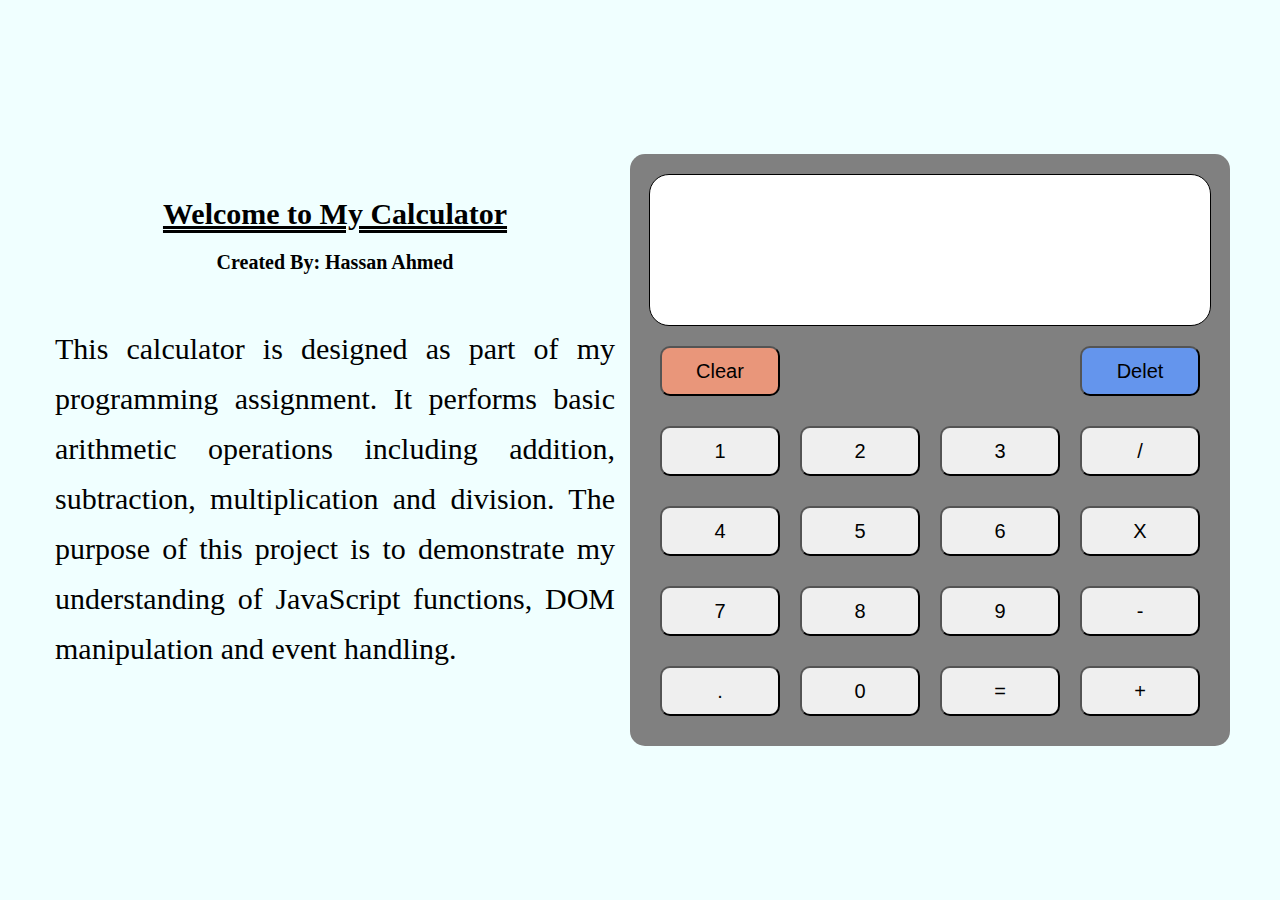
<file: assignments/js calculator/index.html>
<!DOCTYPE html>
<html lang="en">

<head>
    <meta charset="UTF-8">
    <meta name="viewport" content="width=device-width, initial-scale=1.0">
    <link rel="stylesheet" href="./style.css">
    <title>Calculator</title>

</head>

<body>
    <div class="body">
        <div class="contaner">
            <div class="textdiv">
                <span class="heading1">Welcome to My Calculator</span>
                <span class="heading2">Created By: Hassan Ahmed</span>
                <p>This calculator is designed as part of my programming assignment.
                    It performs basic arithmetic operations including addition, subtraction,
                    multiplication and division. The purpose of this project is to demonstrate
                    my understanding of JavaScript functions, DOM manipulation and event handling.</p>
            </div>
            <div class="calculatordiv">
                <div class="screen">
                    <span id="screenone" class="screenone"></span>
                    <span id="screentwo" class="screentwo"></span>
                </div>
                <div class="divone buttondiv">
                    <button onClick="editscreen('C')" class="removebutton" style="background-color: darksalmon;">Clear</button>
                    <button onClick="editscreen('Delet')" class="removebutton" style="background-color: cornflowerblue;">Delet</button>
                </div>
                <div class="divtwo buttondiv">
                    <button onClick="editscreen(1)">1</button>
                    <button onClick="editscreen(2)">2</button>
                    <button onClick="editscreen(3)">3</button>
                    <button onClick="editscreen('/')">/</button>
                </div>
                <div class="divthree buttondiv">
                    <button onClick="editscreen(4)">4</button>
                    <button onClick="editscreen(5)">5</button>
                    <button onClick="editscreen(6)">6</button>
                    <button onClick="editscreen('*')">X</button>
                </div>
                <div class="divonefour buttondiv">
                    <button onClick="editscreen(7)">7</button>
                    <button onClick="editscreen(8)">8</button>
                    <button onClick="editscreen(9)">9</button>
                    <button onClick="editscreen('-')">-</button>
                </div>
                <div class="divonefive buttondiv">
                    <button onClick="editscreen('.')">.</button>
                    <button onClick="editscreen(0)">0</button>
                    <button onClick="calculate()">=</button>
                    <button onClick="editscreen('+')">+</button>
                </div>
            </div>
        </div>
    </div>










    <script src="./app.js"></script>
</body>

</html>
</file>
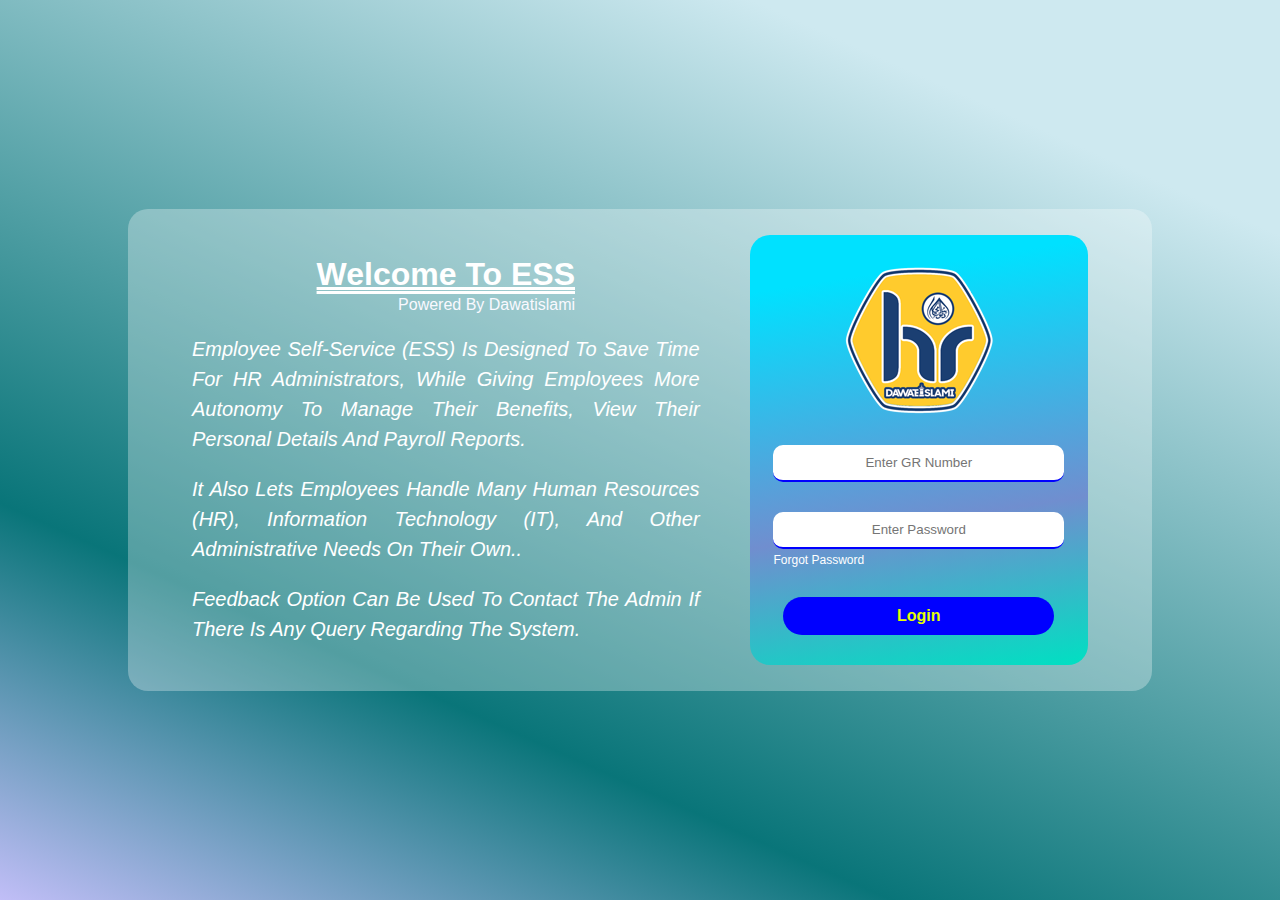
<file: personal projects/ess-display/index.html>
<!DOCTYPE html>
<html lang="en">
<head>
    <meta charset="UTF-8">
    <meta name="viewport" content="width=device-width, initial-scale=1.0">
    <link rel="stylesheet" href="./style.css" type="text/css">
    <title>Document</title>
</head>
<body>
    <div class="page">
        <div class="body">
            <div class="box text">
                <div class="heading">
                    <span class="big">Welcome To ESS</span>
                    <span class="small">powered by dawatislami</span>
                </div>
                <span class="para">Employee self-service (ESS) is designed to save time for HR administrators, while giving Employees more autonomy to manage their benefits, View their personal details and Payroll Reports.</span>
                <span class="para">It also lets employees handle many human resources (HR), information technology (IT), and other administrative needs on their own..</span>
                <span class="para">Feedback option can be used to Contact the Admin if there is any Query regarding the system.</span>
            </div>
            <div class="box right">
                <img src="./HRLogo150x150.png" alt="logo">
                    <input type="text" placeholder="Enter GR Number">
                    <input type="password" placeholder="Enter Password">
                    <span class="forgot">Forgot Password</span>
                <button>Login</button>
            </div>
        </div>
    </div>
</body>
</html>
</file>
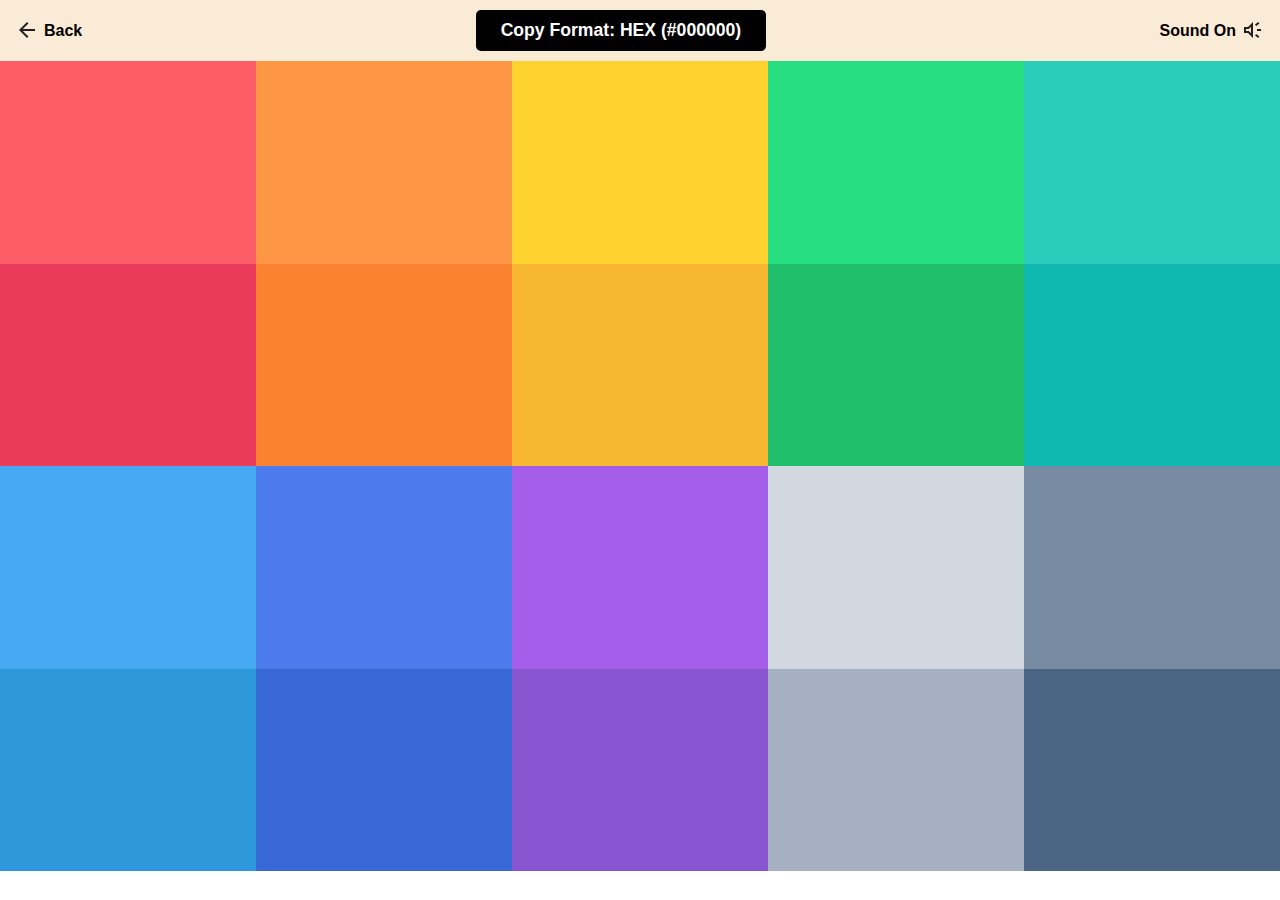
<file: assignments/color-palette/pages/german palette/index.html>
<!DOCTYPE html>
<html lang="en">
<head>
    <meta charset="UTF-8">
    <meta name="viewport" content="width=device-width, initial-scale=1.0">
    <link rel="stylesheet" href="./style.css" type="text/css">
    <title>German Pallate</title>
</head>
<body>
    <nav>
        <a class="back" href="../../index.html">
            <span class="logo"><img src="../../media/arrow_back_24dp_1F1F1F_FILL0_wght400_GRAD0_opsz24.svg" alt=""></span>
            <span class="text">Back</span>
        </a>
        <div class="mid"><button>Copy Format: HEX (#000000)</button></div>
        <div class="sound">
            <span class="text">Sound On</span>
            <span class="logo"><img src="../../media/brand_awareness_24dp_1F1F1F_FILL0_wght400_GRAD0_opsz24.svg" alt=""></span>
        </div>
    </nav>
    <div class="main">
        <div class="box box1">
            <div class="but">Copy</div>
        </div>
        <div class="box box2">
            <div class="but">Copy</div>
        </div>
        <div class="box box3">
            <div class="but">Copy</div>
        </div>
        <div class="box box4">
            <div class="but">Copy</div>
        </div>
        <div class="box box5">
            <div class="but">Copy</div>
        </div>
        <div class="box box6">
            <div class="but">Copy</div>
        </div>
        <div class="box box7">
            <div class="but">Copy</div>
        </div>
        <div class="box box8">
            <div class="but">Copy</div>
        </div>
        <div class="box box9">
            <div class="but">Copy</div>
        </div>
        <div class="box box10">
            <div class="but">Copy</div>
        </div>
        <div class="box box11">
            <div class="but">Copy</div>
        </div>
        <div class="box box12">
            <div class="but">Copy</div>
        </div>
        <div class="box box13">
            <div class="but">Copy</div>
        </div>
        <div class="box box14">
            <div class="but">Copy</div>
        </div>
        <div class="box box15">
            <div class="but">Copy</div>
        </div>
        <div class="box box16">
            <div class="but">Copy</div>
        </div>
        <div class="box box17">
            <div class="but">Copy</div>
        </div>
        <div class="box box18">
            <div class="but">Copy</div>
        </div>
        <div class="box box19">
            <div class="but">Copy</div>
        </div>
        <div class="box box20">
            <div class="but">Copy</div>
        </div>
    </div>
</body>
</html>
</file>
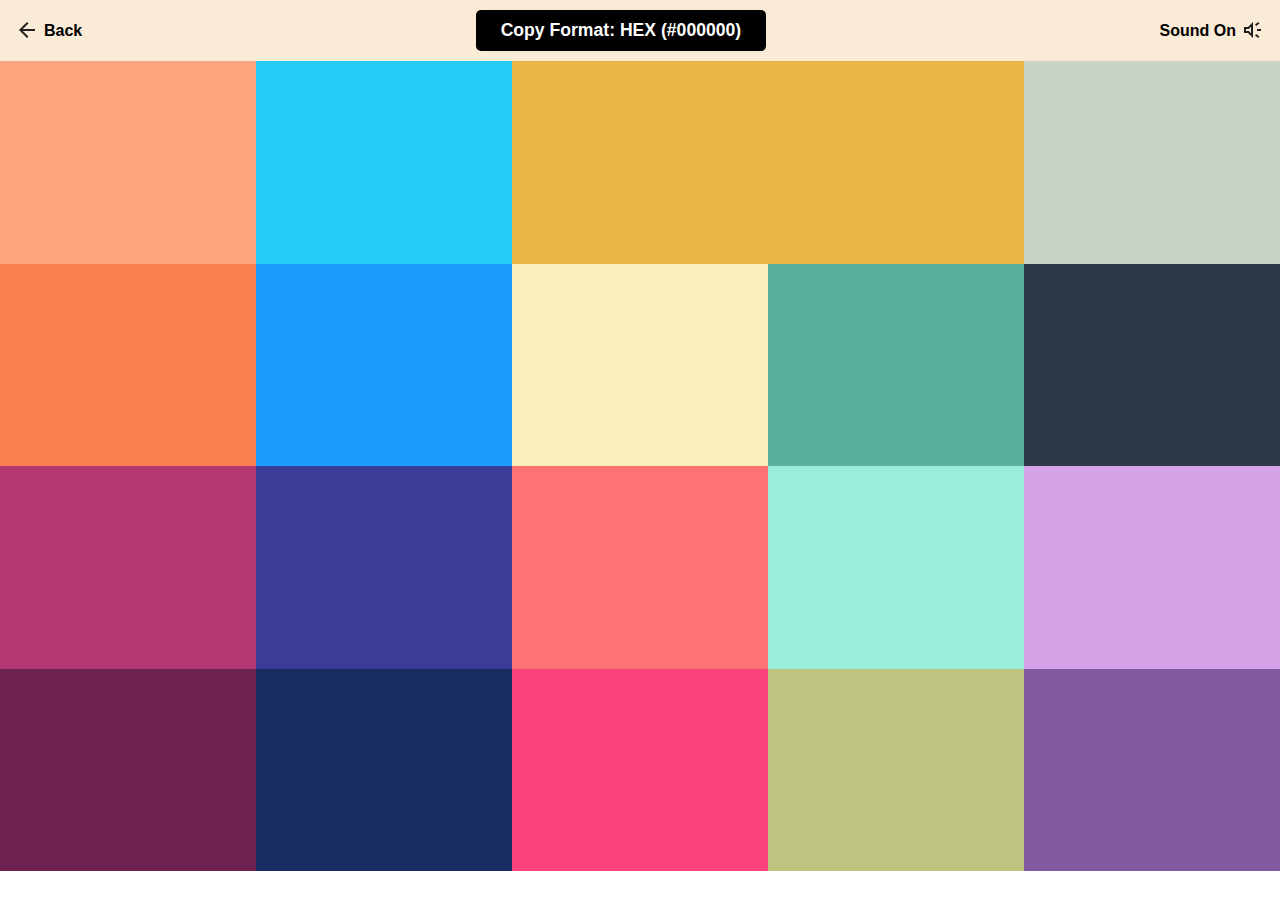
<file: assignments/color-palette/pages/indian palette/index.html>
<!DOCTYPE html>
<html lang="en">
<head>
    <meta charset="UTF-8">
    <meta name="viewport" content="width=device-width, initial-scale=1.0">
    <link rel="stylesheet" href="./style.css" type="text/css">
    <title>Indian Pallate</title>
</head>
<body>
    <nav>
        <a class="back" href="../../index.html">
            <span class="logo"><img src="../../media/arrow_back_24dp_1F1F1F_FILL0_wght400_GRAD0_opsz24.svg" alt=""></span>
            <span class="text">Back</span>
        </a>
        <div class="mid"><button>Copy Format: HEX (#000000)</button></div>
        <div class="sound">
            <span class="text">Sound On</span>
            <span class="logo"><img src="../../media/brand_awareness_24dp_1F1F1F_FILL0_wght400_GRAD0_opsz24.svg" alt=""></span>
        </div>
    </nav>
    <div class="main">
        <div class="box box1">
            <div class="but">Copy</div>
        </div>
        <div class="box box2">
            <div class="but">Copy</div>
        </div>
        <div class="box box3">
            <div class="but">Copy</div>
        </div>
        <div class="box box4">
            <div class="but">Copy</div>
        </div>
        <div class="box box5">
            <div class="but">Copy</div>
        </div>
        <div class="box box6">
            <div class="but">Copy</div>
        </div>
        <div class="box box7">
            <div class="but">Copy</div>
        </div>
        <div class="box box8">
            <div class="but">Copy</div>
        </div>
        <div class="box box9">
            <div class="but">Copy</div>
        </div>
        <div class="box box10">
            <div class="but">Copy</div>
        </div>
        <div class="box box11">
            <div class="but">Copy</div>
        </div>
        <div class="box box12">
            <div class="but">Copy</div>
        </div>
        <div class="box box13">
            <div class="but">Copy</div>
        </div>
        <div class="box box14">
            <div class="but">Copy</div>
        </div>
        <div class="box box15">
            <div class="but">Copy</div>
        </div>
        <div class="box box16">
            <div class="but">Copy</div>
        </div>
        <div class="box box17">
            <div class="but">Copy</div>
        </div>
        <div class="box box18">
            <div class="but">Copy</div>
        </div>
        <div class="box box19">
            <div class="but">Copy</div>
        </div>
        <div class="box box20">
            <div class="but">Copy</div>
        </div>
    </div>
</body>
</html>
</file>
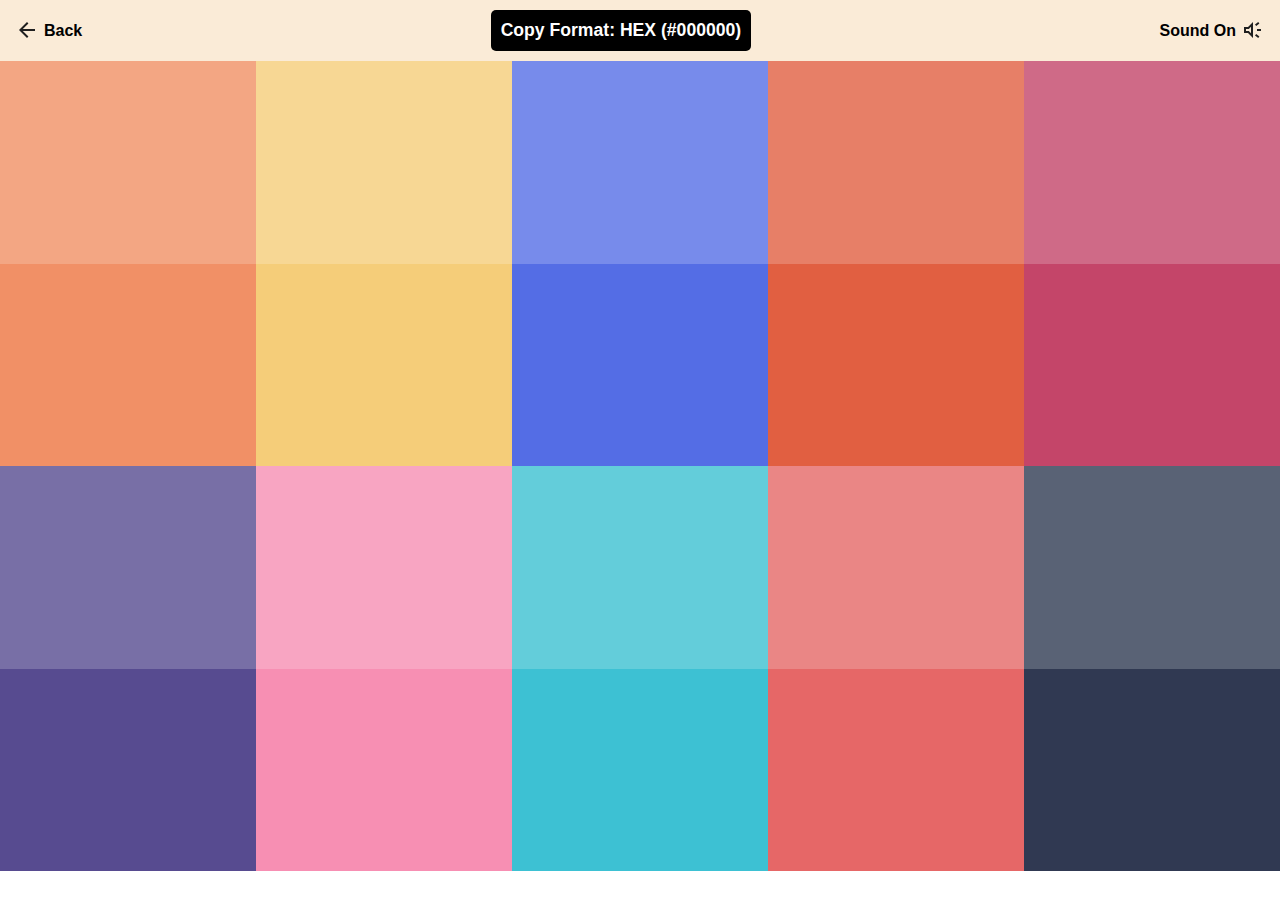
<file: assignments/color-palette/pages/russian palette/index.html>
<!DOCTYPE html>
<html lang="en">
<head>
    <meta charset="UTF-8">
    <meta name="viewport" content="width=device-width, initial-scale=1.0">
    <link rel="stylesheet" href="./style.css" type="text/css">
    <title>Rassian Pallate</title>
</head>
<body>
    <nav>
        <a class="back" href="../../index.html">
            <span class="logo"><img src="../../media/arrow_back_24dp_1F1F1F_FILL0_wght400_GRAD0_opsz24.svg" alt=""></span>
            <span class="text">Back</span>
        </a>
        <div class="mid"><button>Copy Format: HEX (#000000)</button></div>
        <div class="sound">
            <span class="text">Sound On</span>
            <span class="logo"><img src="../../media/brand_awareness_24dp_1F1F1F_FILL0_wght400_GRAD0_opsz24.svg" alt=""></span>
        </div>
    </nav>
    <div class="main">
        <div class="box box1">
            <div class="but">Copy</div>
        </div>
        <div class="box box2">
            <div class="but">Copy</div>
        </div>
        <div class="box box3">
            <div class="but">Copy</div>
        </div>
        <div class="box box4">
            <div class="but">Copy</div>
        </div>
        <div class="box box5">
            <div class="but">Copy</div>
        </div>
        <div class="box box6">
            <div class="but">Copy</div>
        </div>
        <div class="box box7">
            <div class="but">Copy</div>
        </div>
        <div class="box box8">
            <div class="but">Copy</div>
        </div>
        <div class="box box9">
            <div class="but">Copy</div>
        </div>
        <div class="box box10">
            <div class="but">Copy</div>
        </div>
        <div class="box box11">
            <div class="but">Copy</div>
        </div>
        <div class="box box12">
            <div class="but">Copy</div>
        </div>
        <div class="box box13">
            <div class="but">Copy</div>
        </div>
        <div class="box box14">
            <div class="but">Copy</div>
        </div>
        <div class="box box15">
            <div class="but">Copy</div>
        </div>
        <div class="box box16">
            <div class="but">Copy</div>
        </div>
        <div class="box box17">
            <div class="but">Copy</div>
        </div>
        <div class="box box18">
            <div class="but">Copy</div>
        </div>
        <div class="box box19">
            <div class="but">Copy</div>
        </div>
        <div class="box box20">
            <div class="but">Copy</div>
        </div>
    </div>
</body>
</html>
</file>
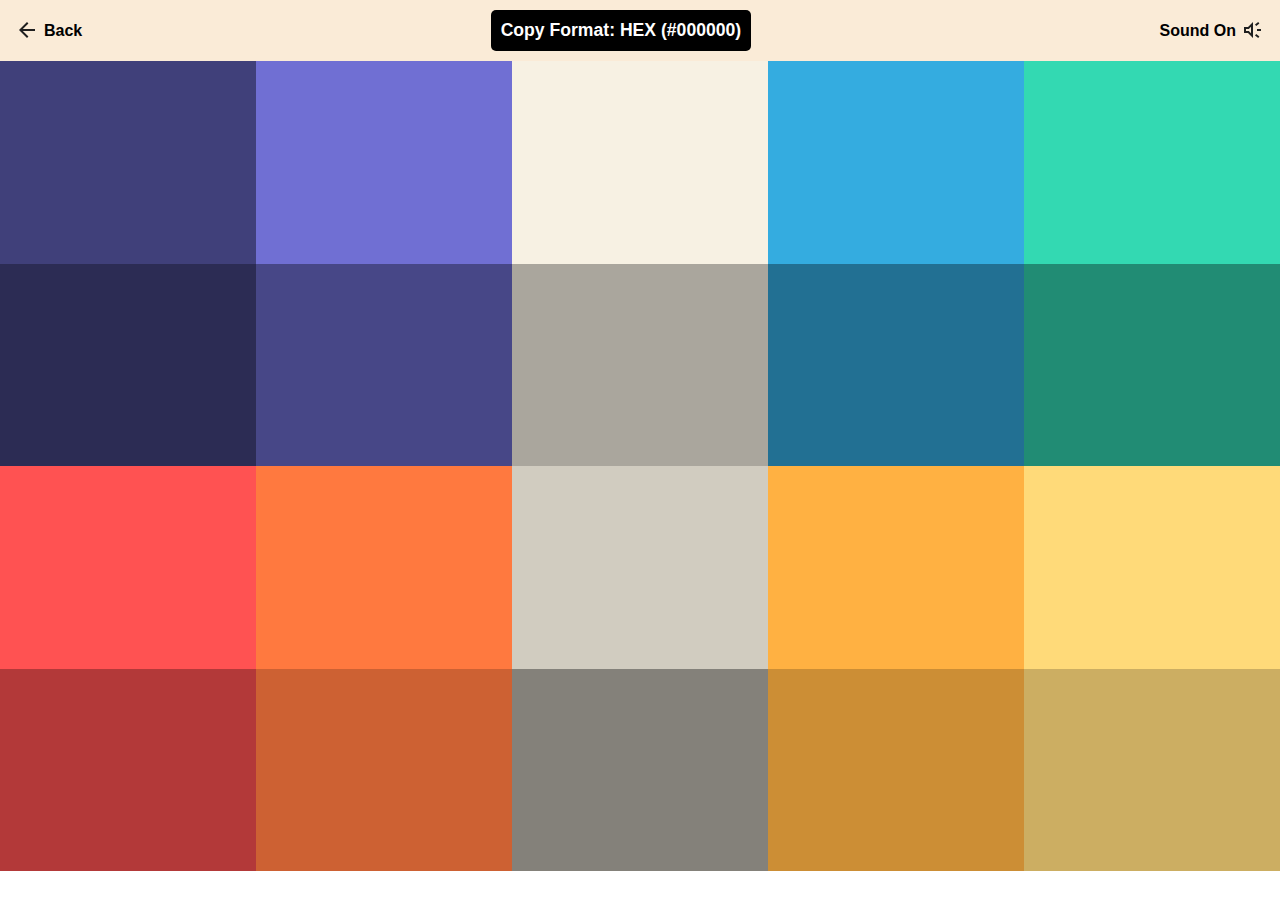
<file: assignments/color-palette/pages/spanish palette/index.html>
<!DOCTYPE html>
<html lang="en">
<head>
    <meta charset="UTF-8">
    <meta name="viewport" content="width=device-width, initial-scale=1.0">
    <link rel="stylesheet" href="./style.css" type="text/css">
    <title>Spanish Pallate</title>
</head>
<body>
    <nav>
        <a class="back" href="../../index.html">
            <span class="logo"><img src="../../media/arrow_back_24dp_1F1F1F_FILL0_wght400_GRAD0_opsz24.svg" alt=""></span>
            <span class="text">Back</span>
        </a>
        <div class="mid"><button>Copy Format: HEX (#000000)</button></div>
        <div class="sound">
            <span class="text">Sound On</span>
            <span class="logo"><img src="../../media/brand_awareness_24dp_1F1F1F_FILL0_wght400_GRAD0_opsz24.svg" alt=""></span>
        </div>
    </nav>
    <div class="main">
        <div class="box box1">
            <div class="but">Copy</div>
        </div>
        <div class="box box2">
            <div class="but">Copy</div>
        </div>
        <div class="box box3">
            <div class="but">Copy</div>
        </div>
        <div class="box box4">
            <div class="but">Copy</div>
        </div>
        <div class="box box5">
            <div class="but">Copy</div>
        </div>
        <div class="box box6">
            <div class="but">Copy</div>
        </div>
        <div class="box box7">
            <div class="but">Copy</div>
        </div>
        <div class="box box8">
            <div class="but">Copy</div>
        </div>
        <div class="box box9">
            <div class="but">Copy</div>
        </div>
        <div class="box box10">
            <div class="but">Copy</div>
        </div>
        <div class="box box11">
            <div class="but">Copy</div>
        </div>
        <div class="box box12">
            <div class="but">Copy</div>
        </div>
        <div class="box box13">
            <div class="but">Copy</div>
        </div>
        <div class="box box14">
            <div class="but">Copy</div>
        </div>
        <div class="box box15">
            <div class="but">Copy</div>
        </div>
        <div class="box box16">
            <div class="but">Copy</div>
        </div>
        <div class="box box17">
            <div class="but">Copy</div>
        </div>
        <div class="box box18">
            <div class="but">Copy</div>
        </div>
        <div class="box box19">
            <div class="but">Copy</div>
        </div>
        <div class="box box20">
            <div class="but">Copy</div>
        </div>
    </div>
</body>
</html>
</file>
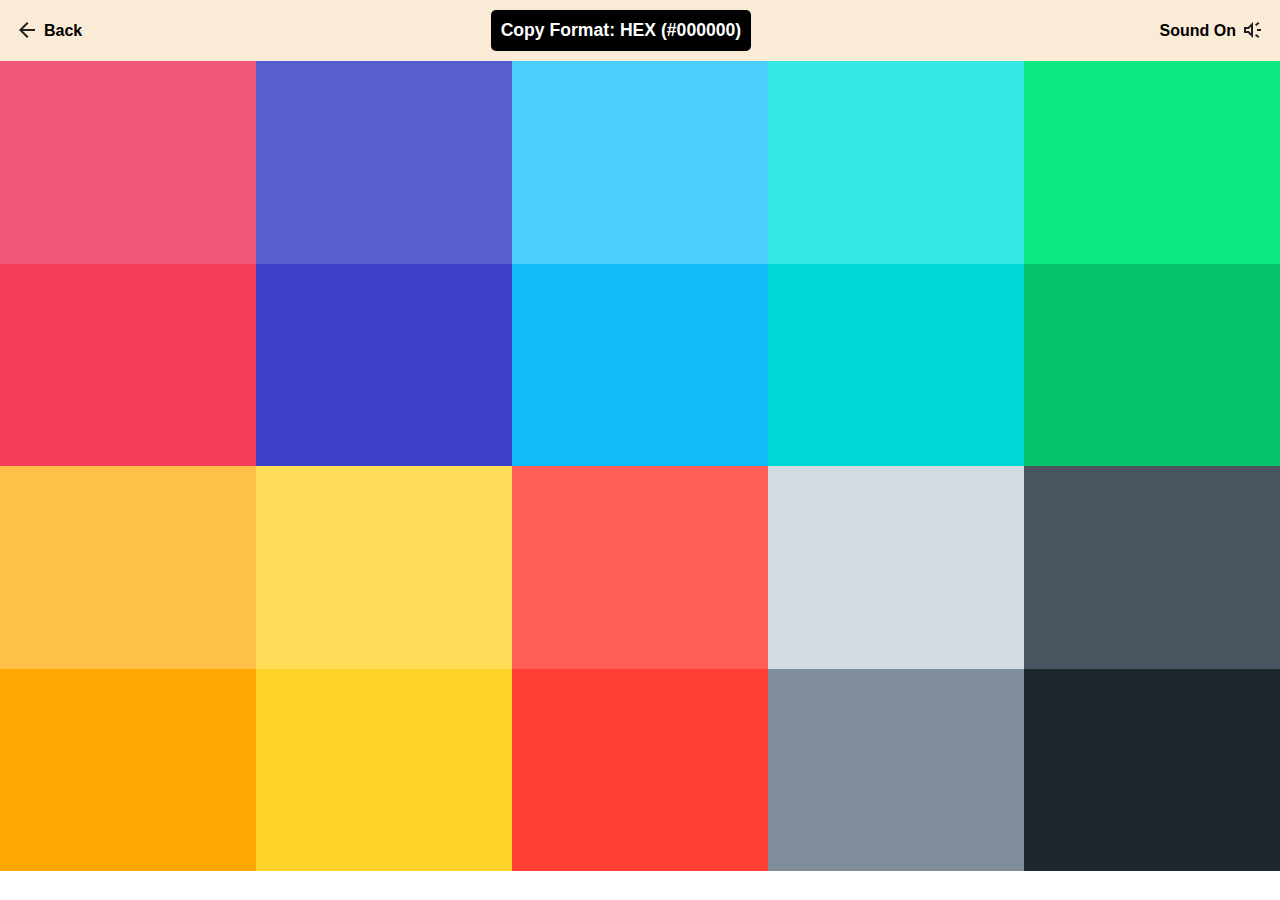
<file: assignments/color-palette/pages/swedish palette/index.html>
<!DOCTYPE html>
<html lang="en">
<head>
    <meta charset="UTF-8">
    <meta name="viewport" content="width=device-width, initial-scale=1.0">
    <link rel="stylesheet" href="./style.css" type="text/css">
    <title>Swedish Pallate</title>
</head>
<body>
    <nav>
        <a class="back" href="../../index.html">
            <span class="logo"><img src="../../media/arrow_back_24dp_1F1F1F_FILL0_wght400_GRAD0_opsz24.svg" alt=""></span>
            <span class="text">Back</span>
        </a>
        <div class="mid"><button>Copy Format: HEX (#000000)</button></div>
        <div class="sound">
            <span class="text">Sound On</span>
            <span class="logo"><img src="../../media/brand_awareness_24dp_1F1F1F_FILL0_wght400_GRAD0_opsz24.svg" alt=""></span>
        </div>
    </nav>
    <div class="main">
        <div class="box box1">
            <div class="but">Copy</div>
        </div>
        <div class="box box2">
            <div class="but">Copy</div>
        </div>
        <div class="box box3">
            <div class="but">Copy</div>
        </div>
        <div class="box box4">
            <div class="but">Copy</div>
        </div>
        <div class="box box5">
            <div class="but">Copy</div>
        </div>
        <div class="box box6">
            <div class="but">Copy</div>
        </div>
        <div class="box box7">
            <div class="but">Copy</div>
        </div>
        <div class="box box8">
            <div class="but">Copy</div>
        </div>
        <div class="box box9">
            <div class="but">Copy</div>
        </div>
        <div class="box box10">
            <div class="but">Copy</div>
        </div>
        <div class="box box11">
            <div class="but">Copy</div>
        </div>
        <div class="box box12">
            <div class="but">Copy</div>
        </div>
        <div class="box box13">
            <div class="but">Copy</div>
        </div>
        <div class="box box14">
            <div class="but">Copy</div>
        </div>
        <div class="box box15">
            <div class="but">Copy</div>
        </div>
        <div class="box box16">
            <div class="but">Copy</div>
        </div>
        <div class="box box17">
            <div class="but">Copy</div>
        </div>
        <div class="box box18">
            <div class="but">Copy</div>
        </div>
        <div class="box box19">
            <div class="but">Copy</div>
        </div>
        <div class="box box20">
            <div class="but">Copy</div>
        </div>
    </div>
</body>
</html>
</file>
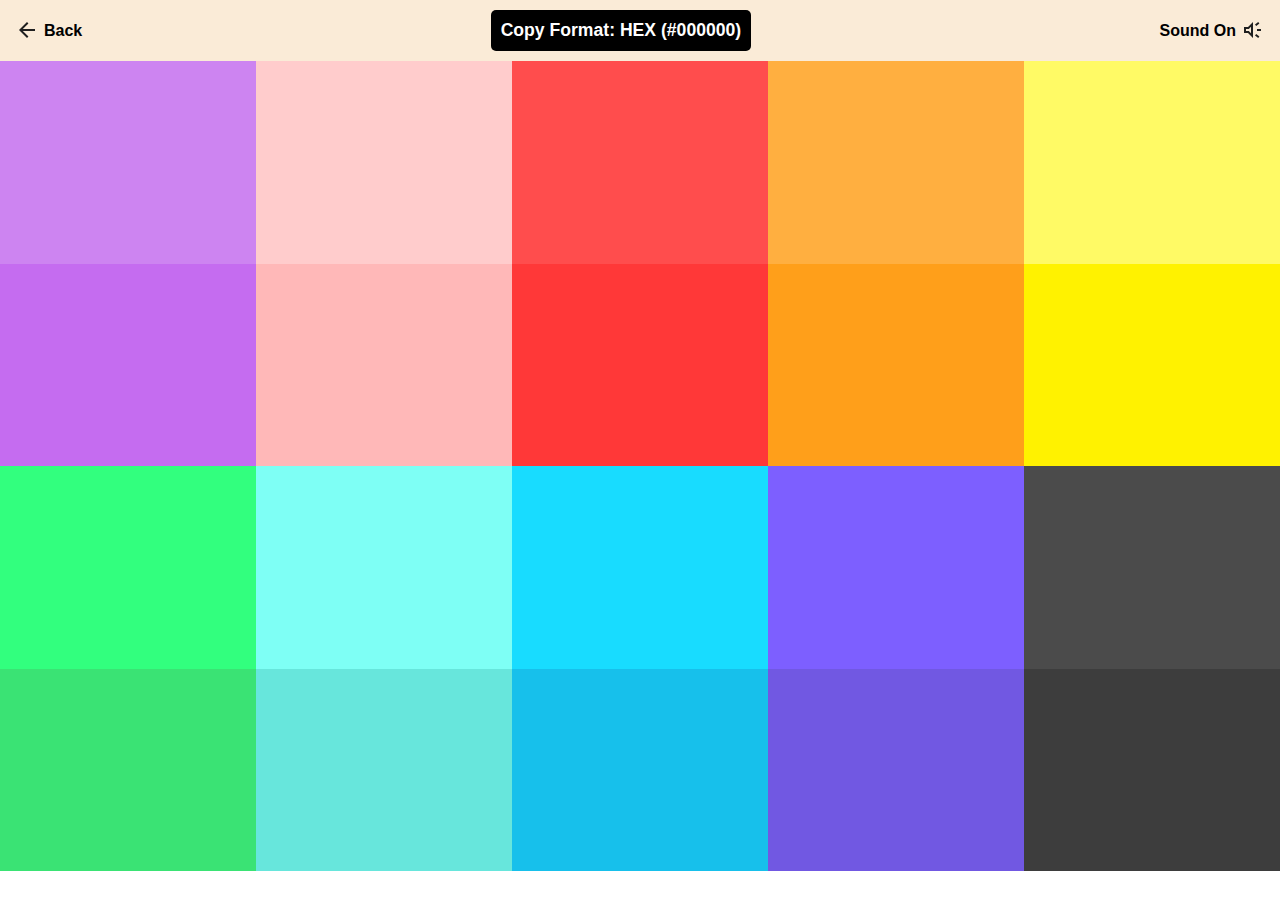
<file: assignments/color-palette/pages/turkish palette/index.html>
<!DOCTYPE html>
<html lang="en">
<head>
    <meta charset="UTF-8">
    <meta name="viewport" content="width=device-width, initial-scale=1.0">
    <link rel="stylesheet" href="./style.css" type="text/css">
    <title>Turkish Pallate</title>
</head>
<body>
    <nav>
        <a class="back" href="../../index.html">
            <span class="logo"><img src="../../media/arrow_back_24dp_1F1F1F_FILL0_wght400_GRAD0_opsz24.svg" alt=""></span>
            <span class="text">Back</span>
        </a>
        <div class="mid"><button>Copy Format: HEX (#000000)</button></div>
        <div class="sound">
            <span class="text">Sound On</span>
            <span class="logo"><img src="../../media/brand_awareness_24dp_1F1F1F_FILL0_wght400_GRAD0_opsz24.svg" alt=""></span>
        </div>
    </nav>
    <div class="main">
        <div class="box box1">
            <div class="but">Copy</div>
        </div>
        <div class="box box2">
            <div class="but">Copy</div>
        </div>
        <div class="box box3">
            <div class="but">Copy</div>
        </div>
        <div class="box box4">
            <div class="but">Copy</div>
        </div>
        <div class="box box5">
            <div class="but">Copy</div>
        </div>
        <div class="box box6">
            <div class="but">Copy</div>
        </div>
        <div class="box box7">
            <div class="but">Copy</div>
        </div>
        <div class="box box8">
            <div class="but">Copy</div>
        </div>
        <div class="box box9">
            <div class="but">Copy</div>
        </div>
        <div class="box box10">
            <div class="but">Copy</div>
        </div>
        <div class="box box11">
            <div class="but">Copy</div>
        </div>
        <div class="box box12">
            <div class="but">Copy</div>
        </div>
        <div class="box box13">
            <div class="but">Copy</div>
        </div>
        <div class="box box14">
            <div class="but">Copy</div>
        </div>
        <div class="box box15">
            <div class="but">Copy</div>
        </div>
        <div class="box box16">
            <div class="but">Copy</div>
        </div>
        <div class="box box17">
            <div class="but">Copy</div>
        </div>
        <div class="box box18">
            <div class="but">Copy</div>
        </div>
        <div class="box box19">
            <div class="but">Copy</div>
        </div>
        <div class="box box20">
            <div class="but">Copy</div>
        </div>
    </div>
</body>
</html>
</file>
<file: style.css>
.navlogo {
  color: rgb(255, 255, 255);
  text-shadow: 2px 5px 2px black;
}

.hassanone {
  position: fixed !important;
  top: 0 !important;
  width: 100%;
  z-index: 1030 !important;
  /* content ke upar rahe */
}

body {
  padding-top: 50px;
  background-color: #f8f9fa;
  /* approx navbar height */
}

.playfair-display-hassan {
  font-family: "Playfair Display", serif;
  font-optical-sizing: auto;
  font-weight: 900;
  font-style: normal;
}

.menubar {
  color: white;
  font-weight: bold;
  margin-left: 30px;
}

.google-sans-menu {
  font-family: "Google Sans", sans-serif;
  font-optical-sizing: auto;
  font-weight: 600;
  font-style: normal;
  font-variation-settings:
    "GRAD" 0;
}
.info-heading{
  text-shadow: -2px -4px 2px rgb(41, 27, 168);
}
.bbh-bartle-regular {
  font-family: "BBH Bartle", sans-serif;
  font-weight: 900;
  font-style: normal;
}

.main-button {
  border-radius: 50px;
  transition: linear 0.25s;
}

.main-button-1:hover {
  border: 1px solid transparent;
  background-color: #0dcaf0;
  color: rgb(255, 255, 255) !important;
  transform: translateY(-5px);
}

.main-button-2:hover {
  transform: translateY(-5px);
}

.name {
  color: #0dcaf0;
}

.hassaninfo {
  width: 100%;
  height: 100vh;
  height: auto;
}

.mycards {
  width: 300px;
  border-radius: 20px;
  transition:
  transform 0.35s ease,
  box-shadow 0.35s ease;
  cursor: pointer;
}

.mycards:hover{
  transform: translateY(-12px) scale(1.03);
  box-shadow: 0 18px 20px rgba(13, 202, 240, 0.35), 0 0 10px rgba(13, 202, 240, 0.4);
}
.assignments-card-sec{
  /* background-color: chocolate !important; */
  /* margin-top: 150px; */
  min-height: 100vh;
}
.personal-pro-sec{
  /* margin-top: 150px; */
  /* background-color: #ff0000 !important; */
  min-height: 100vh;
}
#Assignments,
#Personal, #About {
  scroll-margin-top: 20px;
}
.image{
  /* background-position: center center; */
  background-image: url(./withcar.jpg);
  background-position: 80% 50%;
  background-repeat: no-repeat;
  background-size: cover;
  width: 300px;
  height: 300px;
  border-radius: 50%;
}
.image:hover{
  background-image: url(./1000211037.jpg);
  /* background-position: center center; */
  background-position: 80% 50%;
  background-repeat: no-repeat;
  box-shadow: 3px 2px 5px 5px #567379, -3px 2px 5px 5px #567379;
  background-size: cover;
}

/* Ai se liya howa dropdown button (Starting) */

/* Sub dropdown positioning */
.dropdown-submenu {
  position: relative;
}

.dropdown-submenu > .dropdown-menu {
  top: 0;
  left: 100%;
  margin-left: 2px;
  display: none;
  border: 1px solid #0dcaf0;
}

/* Show on hover */
.dropdown-submenu:hover > .dropdown-menu {
  display: block;
}

/* Info color hover */
.dropdown-menu .dropdown-item:hover {
  background-color: #0dcaf0;
  color: #fff;
}

/* Arrow color */
.dropdown-toggle::after {
  border-top-color: currentColor;
}

/* Ai se liya howa dropdown button (Ending) */


.personal-data{
  border-radius: 20px;
  transition:
  transform 0.35s ease,
  box-shadow 0.35s ease;
  cursor: pointer;
  width: 400px;
}
.personal-data:hover{
  transform: translateY(-12px) scale(1.03);
  box-shadow: 0 18px 20px rgba(13, 202, 240, 0.35), 0 0 10px rgba(13, 202, 240, 0.4);
}
.mycards:hover{
  transform: translateY(-12px) scale(1.03);
  box-shadow: 0 18px 20px rgba(13, 202, 240, 0.35), 0 0 10px rgba(13, 202, 240, 0.4);
}
.about-card{
  text-shadow: -2px -4px 2px rgb(41, 27, 168);
}
.footer-sec{
  height: auto;
  background-color: rgb(78, 78, 78);
}
.footer-sec-logo{
  /* background-position: center center; */
  background-image: url(./withcar.jpg);
  background-position: 80% 50%;
  background-repeat: no-repeat;
  background-size: cover;
  width: 100px;
  height: 100px;
  border-radius: 50%;
}
.footer-sec-icon{
  border-top:  1px solid white;
}
</file>
<file: assignments/apple-assignment-/style.css>
html {
    scroll-behavior: smooth;
}
body{
    padding: 0;
    margin: 0;
}
.page{
    max-width: 100vw;
    height: 100vh;
    font-size: 32px;
    overflow-x: hidden;
}
.nav1{
    background-color: rgba(255, 255, 255, .8);
    width: 100%;
    display: flex;
    justify-content: center;
    align-items: center;
    gap: 30px;
    padding: 10px;
    box-sizing: border-box;
    position: fixed;
    top: 0;
    z-index: 1;
}
.navtext{
    font-size: 0.40em;
    color: rgb(102, 99, 99);
    font-family: sans-serif;
}
.nav1>img{
    width: 0.60em;
    height: 0.60em;
}
.divfirst{
    margin-top: 40px;
    width: 100%;
    height: auto;
    background-color: #f3f3f5;
    box-sizing: border-box;
    display: flex;
    flex-direction: column;
    justify-content: center;
    align-items: center;
    gap: 10px;
    padding: 40px;
    padding-bottom: 55px;
}
.appleimage{
    width: 300px;
    height: 300px;
    background-image: url(./images/heros/hero\ apple.jpg);
    background-position: 50% 14%;
}

.heading{
    font-weight: 600;
    font-family: Arial, Helvetica, sans-serif;
    font-size: 1.75em;
}
.subheading{
    font-family: Arial, Helvetica, sans-serif;
    font-size: 0.90em;
    font-weight: 200;
}
button{
    background-color: #0071e3;
    border: none;
    font-size: 0.50em;
    border-radius: 25px;
    font-family: Arial, Helvetica, sans-serif;
    color: white;
    padding: 15px 25px;
    word-spacing: 0.25em;
}
.iphone17{
    margin-top: 10px;
    box-sizing: border-box;
    padding-top: 50px;
    display: flex;
    width: 100%;
    flex-direction: column;
    height: 600px;
    justify-content: start;
    align-items: center;
    background-image: url(./images/iphone17/hero_iphone_17_pro__bknyzxfk2agi_medium.jpg);
    background-repeat: no-repeat;
    background-position: center;
    background-size: cover;
    color: white;
    gap: 5px;
}
.iPhonebutton{
    display: flex;
    flex-direction: row;
    gap: 20px;
}
.secbutton{
    border: 1px solid #0071e3;
    font-size: 0.50em;
    border-radius: 25px;
    font-family: Arial, Helvetica, sans-serif;
    background-color: transparent;
    color:#0071e3;
    padding: 15px 30px;
    word-spacing: 0.25em;
}
.secbutton:hover {
    border: 1px solid #0071e3;
    background-color: #0071e3;
    color: white;
}
.iphone17 > .iPhonebutton{
    margin-top: 15px;
}
.iphoneair{
    margin-top: 10px;
    box-sizing: border-box;
    padding-top: 50px;
    display: flex;
    width: 100%;
    flex-direction: column;
    height: 600px;
    justify-content: start;
    align-items: center;
    background-image: url(./images/iphoneair/hero_iphone_air__0gxyavihpiqu_medium.jpg);
    background-repeat: no-repeat;
    background-position: center;
    background-size: cover;
    color: black;
    gap: 5px;
}
.iphoneair > .iPhonebutton{
    margin-top: 15px;
}
.cards{
    box-sizing: border-box;
    width: 100%;
    height: auto;
    display: flex;
    gap: 10px;
    margin-top: 10px;
    flex-wrap: wrap;
    justify-content: center;
    align-items: center;
    box-sizing: border-box;
}
.card{
    box-sizing: border-box;
    width: 48%;
    height: 600px;
    background-color: aqua;
    padding-top: 60px;
    display: flex;
    flex-direction: column;
    justify-content: start;
    align-items: center;
    background-color: antiquewhite;
    background-repeat: no-repeat;
    background-position: center;
    background-size: cover;
    color: black;
    gap: 20px;
    border-radius: 0;
    border: none;
}
.cardlogo{
    width: 150px;
}
.cardsubheading{
    font-family: Arial, Helvetica, sans-serif;
    font-size: 0.60em;
    font-weight: 200;
    width: 350px;
    text-align: center ;
}
.cardbutton{
    display: flex;
    flex-direction: row;
    gap: 10px;
}
.cardfirstbutton{
    border: 1px solid #0071e3;
    background-color: #0071e3;
    border: none;
    font-size: 0.40em;
    border-radius: 25px;
    font-family: Arial, Helvetica, sans-serif;
    color: white;
    padding: 10px 20px;
    word-spacing: 0.25em;
}
.cardsecbutton{
    border: 1px solid #0071e3;
    font-size: 0.40em;
    border-radius: 25px;
    font-family: Arial, Helvetica, sans-serif;
    background-color: transparent;
    color:#0071e3;
    padding: 10px 20px;
    word-spacing: 0.25em;
}
.cardsecbutton:hover{
    border: 1px solid #0071e3;
    background-color: #0071e3;
    color: white;
}
.card1{
    background-image: url(./images/promos/promo_airpodspro_3__f6xmza7bglei_medium_2x.jpg);
}
.card2{
    background-image: url(./images/promos/promo_ipad_air_avail__6i02t7nujr62_large.jpg);
}
.card3{
    background-image: url(./images/promos/promo_apple_watch_series_11__b63hxviqvonm_medium_2x.jpg);
}
.card4{
    background-image: url(./images/promos/promo_ipad__fioegapg12qi_medium_2x.jpg);
}
.card5{
    background-image: url(./images/promos/promo_iphone_tradein__bugw15ka691e_large_2x.jpg);
}
.card6{
    background-image: url(./images/promos/promo_apple_card__5cm7draujpey_large_2x.jpg);
}
.lastdiv{
    width: 100%;
    height: 200px;
    background-image: url(./images/sliders/Screenshot\ 2025-11-21\ 195805.png);
    background-repeat: no-repeat;
    background-size: cover;
    display: flex;
    justify-content: space-between;
}
/* .box{
    height: 200px;
    width: 400px;
}
.box1{
    background-image: url(./images/sliders/Screenshot\ 2025-11-20\ 222503.png);
}
.box2{
    background-image: url(./images/sliders/2ndbox.png);
}
.box3{
    background-image: url(./images/sliders/3rd.png);
} */
footer{
    width: 100%;
    margin-top: 20px;
    background-color: #f5f5f7;
    display: flex;
    flex-direction: column;
}
.paradiv{
    box-sizing: border-box;
    padding: 20px;
    width: 80%;
    align-self: center;
    display: flex;
    justify-content: center;
    flex-direction: column;
    align-items: center;
    /* border-bottom  : 1px solid rgb(41, 41, 41); */
}
.paradiv > p{
    font-size: 0.35em;
    width: 100%;
}
.divtable{
    padding: 20px 0px;
    width: 90%;
    align-self: center;
    /* border-bottom  : 1px solid rgb(41, 41, 41); */
    display: flex;
    justify-content: start;
    align-items: center;
    gap: 140px;
    margin-bottom: 30px;
}
.tablebox{
    margin-left: 10px;
    display: flex;
    flex-direction: column;
    gap: 20px;
}
.spanheading{
    font-weight: bold;
    font-size: 0.40em;
}
.tablebox > span{
    font-size: 0.40em;
}
.nav2{
    display: none;
}
.footer500{
    display: none;
}
@media screen and (max-width: 800px) {
    .page{
        max-width: 100vw;
        height: 100vh;
        font-size: 32px;
        overflow-x: hidden;
    }
    .nav1{
        display: none;
    }
    .nav2{
        background-color: #ffffffcc;
        width: 100%;
        display: flex;
        justify-content: space-between;
        align-items: center;
        gap: 30px;
        padding: 10px;
        box-sizing: border-box;
        position: fixed;
        top: 0;
        z-index: 1;
    }

    .nav2img{
        width: 0.75em;
        height: 0.75em;
    }
    .nav2div1{
        width: auto;
        height: auto;
        display: flex;
    }
    .nav2div2{
        width: auto;
        display: flex;
        gap: 20px;
    }
    .card{
    box-sizing: border-box;
    width: 48%;
    height: 500px;
    padding-top: 30px;
    }
    .card1{
    background-image: url(./images/promos/promo_airpodspro_3__f6xmza7bglei_medium_2x.jpg);
    }
    .card2{
        background-image: url(./images/promos/promo_ipad_air_avail__6i02t7nujr62_large.jpg);
    }
    .card3{
        background-image: url(./images/promos/promo_apple_watch_series_11__b63hxviqvonm_medium_2x.jpg);
    }
    .card4{
        background-image: url(./images/promos/promo_ipad__fioegapg12qi_medium_2x.jpg);
    }
    .card5{
        background-image: url(./images/promos/promo_iphone_tradein__bugw15ka691e_large_2x.jpg);
    }
    .card6{
        background-image: url(./images/promos/promo_apple_card__5cm7draujpey_large_2x.jpg);
    }
    .divtable{
        display: none;
    }
    .footer500{
        display: block;
        padding: 20px;
        width: 100%;
        box-sizing: border-box;
        display: flex;
        flex-direction: column;
        gap: 10px;
        font-size: 0.75em;
    }
    .footer500div{
        display: flex;
        justify-content: space-between;
        width: 100%;
        box-sizing: border-box;
        border-bottom: 1px solid black;
        padding-bottom: 10px;
    }
    .blank{
        margin-bottom: 50px;
    }
}
@media screen and (max-width: 500px) {
    .page{
        font-size: 20px;
    }
    .heading{
    font-weight: 600;
    font-family: Arial, Helvetica, sans-serif;
    font-size: 1em;
    }
    .subheading{
        font-family: Arial, Helvetica, sans-serif;
        font-size: 0.60em;
        font-weight: 200;
    }
    .card2{
        background-image: url(./images/promos/newpromo_ipad_air_avail__6i02t7nujr62_medium_2x.jpg);
    }
    .iphone17{
    margin-top: 10px;
    box-sizing: border-box;
    padding-top: 20px;
    display: flex;
    width: 100%;
    flex-direction: column;
    height: 500px;
    justify-content: start;
    align-items: center;
    background-image: url(./images/iphone17/hero_iphone_17_pro__bknyzxfk2agi_small_2x.jpg);
    background-repeat: no-repeat;
    background-position: center;
    background-size: cover;
    color: white;
    gap: 5px;
}
    .iphoneair{
    margin-top: 10px;
    box-sizing: border-box;
    padding-top: 20px;
    display: flex;
    width: 100%;
    flex-direction: column;
    height: 500px;
    justify-content: start;
    align-items: center;
    background-image: url(./images/iphoneair/hero_iphone_air__0gxyavihpiqu_small_2x.jpg);
    background-repeat: no-repeat;
    background-position: center;
    background-size: cover;
    color: black;
    gap: 5px;
}
    .card{
    box-sizing: border-box;
    width: 100%;
    height: 450px;
    padding-top: 30px;
    }
    .paradiv{
    box-sizing: border-box;
    padding: 20px;
    width: 100%;
    align-self: center;
    display: flex;
    justify-content: center;
    flex-direction: column;
    align-items: center;
    /* border-bottom  : 1px solid rgb(41, 41, 41); */
    }

}
</file>
<file: assignments/color-palette/style.css>
body{
    margin: 0;
    padding: 0;
}
.page{
    box-sizing: border-box;
    width: 100vw;
    min-height: 100vh;
    background-color:#3C40C6;
    padding: 5% 10%;
    display: flex;
    justify-content: center;
    align-items: center;
    box-sizing: border-box;
    flex-wrap: wrap;
    gap: 50px;
    align-content: center;
}
.box{
    display: flex;
    flex-direction: column;
    justify-content: space-between;
    width: 30%;
    height: auto;
    padding: 15px;
    padding-bottom: 0px;
    box-sizing: border-box;
    background-color: white;
    border-radius: 5px;
    text-decoration: none;
    color: black;
}
.image{
    width: 100%;
    border-radius: 5px;
}
.write{
    display: flex;
    flex-direction: row;
    justify-content: space-between;
    width: 100%;
    box-sizing: border-box;
    align-items: center;
    padding: 10px;
}
.text{
    text-transform: capitalize;
    font-size: 1em;
    font-family: sans-serif;
    font-weight: bold;
}
@media screen and (max-width: 1024px) {
    .page{
        gap: 40px;
        padding: 5%;
    }
}
@media screen and (max-width: 768px) {
    .box{
        width: 40%;
    }
}
@media screen and (max-width: 650px) {
    .box{
        width: 90%;
        padding: 10px;
    }
}
</file>
<file: assignments/css-2nd-web-page-assignment/style.css>
body{
    overflow: hidden;
    padding: 0;
    margin: 0;
    font-family: sans-serif;
}
*{
    box-sizing: border-box;
}
.page{
    width: 100vw;
    height: 100vh;
    background-image: url(./media/427597.jpg);
    background-attachment: fixed;
    background-size: cover;
    background-repeat: no-repeat;
    background-position: center center;
    display: flex;
    flex-direction: column;
    justify-content: start;
    align-items: center;
    gap: 40px;
    padding: 2% 5%;
    overflow: auto;
}
.nav{
    min-width: 100%;
    height: auto;
    background-color: rgba(255, 255, 255, 0.658);
    display: flex;
    justify-content: space-between;
    align-items: center;
}
.logo{
    padding: 30px 0;
    width: 20%;
    height: auto;
    display: flex;
    justify-content: center;
    align-items: center;
    font-size: 2em;
    text-transform: uppercase;
    border: 1px solid transparent;
    font-family: 'Trebuchet MS', 'Lucida Sans Unicode', 'Lucida Grande', 'Lucida Sans', Arial, sans-serif;
}
.logo:hover{
    background-color: rgba(0, 0, 0, 0.5);
    color: white;
}
.menu{
    width: 80%;
    height: auto;
    display: flex;
    justify-content: end;

}
ul{
    list-style-type: none;
    display: flex;
    gap: 40px;
    margin: 0;
    padding: 0;
}
li{
    display: flex;
    flex-direction: column;
    justify-content: center;
    align-items: center;
    height: auto;
    width: auto;
    padding: 20px 20px;
}
li:hover{
    background-color: white;
}
.contant{
    box-sizing: border-box;
    display: flex;
    justify-content: space-between;
    flex-wrap: wrap;
    gap: 20px;
    width: 100%;
    height: auto;
    max-height: 54%;
    box-sizing: border-box;
}
.box{
    box-sizing: border-box;
    display: flex;
    flex-direction: column;
    align-items: start;
    justify-content: center;
    width: 30%;
    height: auto;
    padding: 25px 30px 30px 30px;
    gap: 20px;
    background-color: rgba(255, 255, 255, 0.5);
}
.box:hover{
    background-color: rgba(247, 245, 245, 0.699);
}
.image1{
    width: 80px;
    height: 80px;
    background-image: url(./media/airplan.png);
    background-position: center center;
    background-size: cover;
    align-self: center;

}
.image2{
    width: 80px;
    height: 80px;
    background-image: url(./media/bus.png);
    background-position: center center;
    background-size: cover;
    align-self: center;

}
.image3{
    width: 80px;
    height: 80px;
    background-image: url(./media/car.png);
    background-position: center center;
    background-size: cover;
    align-self: center;

}
.big{
    font-size: 2em;
    font-weight: bold;
    text-transform: capitalize;
}
.small{
    font-size: 1.25em;
    text-transform: capitalize;
    text-align: justify;
    word-spacing: 0.25;
    line-height: 1.5em;
}
.text{
    font-size: 1.25em;
    text-transform: capitalize;
    text-align: justify;
    word-spacing: 0.25;
    line-height: 1.5em;
}
@media screen and (max-width: 1024px) {
    .logo{
    padding: 30px 0;
    width: 26%;
    height: auto;
    display: flex;
    justify-content: center;
    align-items: center;
    font-size: 2em;
    text-transform: uppercase;
    border: 1px solid transparent;
    font-family: 'Trebuchet MS', 'Lucida Sans Unicode', 'Lucida Grande', 'Lucida Sans', Arial, sans-serif;
    }
    .menu{
    width: 60%;
    height: auto;
    display: flex;
    justify-content: end;
    }
    ul{
    list-style-type: none;
    display: flex;
    gap: 10px;
    margin: 0;
    padding: 0;
    }
}
@media screen and (max-width: 768px) {
    .logo{
        display: none;
    }
    .menu{
        width: 100%;
        justify-content: center;
    }
    .box{
        padding: 25px 20px 30px 20px;
    }
    .big{
        font-size: 1.5em;
    }
}
@media screen and (max-width: 425px) {
    .page{
        padding: 20px;
    }
    .text{
        display: none;
    }
    .nav{
        width: 100%;
        height: auto;
        padding: 0%;
    }
    .logo{
    display: none;
    }
    .menu{
        width: 100%;
        padding: 5px;
    }
    ul{
        gap: 13px;
        justify-content: center;
    }
    li{
    padding: 20px 15px;
    width: 12%;
    }
    .box{
        width: 100%;
    }
}
@media screen and (max-width: 320px) {
    li{
    padding: 20px 12px;
    }
}
</file>
<file: assignments/google-form/style.css>
body{
    margin: 0;
    padding: 0;
    font-family: sans-serif;

}
.page{
    background-color: rgb(194, 191, 191);
    display: flex;
    width: 100vw;;
    min-height: 100vh;
    flex-direction: column;
    justify-content: center;
    align-items: center;
    box-sizing: border-box;
}
.main{
    width: 70%;
    height: auto;
    background-color: white;
    border-radius: 30px;
    box-sizing: border-box;
    display: flex;
    padding: 30px 15px;
    justify-content: center;
    align-items: center;
    flex-wrap: wrap;
}
.box-left{
    align-self: self-start;
    display: flex;
    height: auto;
    width: 45%;
    flex-direction: column;
    justify-content: start;
    align-items: start;
    margin-top: 10px;
}
img{
    height: 50px;
    width: 50px;
}
h1{
    font-size: 2.25em;
    font-weight: 500;
    color: rgb(70, 69, 69);
}
p{
    font-size: 1em;
    font-weight: 500;
    color: rgb(97, 94, 94);
    margin-top: -5PX;
}
.box-right{
    display: flex;
    flex-direction: column;
    height: auto;
    width: 45%;
    justify-content: space-evenly;
    align-items: end;
    margin-top: 60px;
    margin-left: 20px;
}
input{
    height: 50px;
    width: 100%;
    padding: 20px;
    box-sizing: border-box;
    font-size: 17px;
    border-radius: 5px;
    border: 1px solid rgb(65, 64, 64);
    margin-top: 30px;
}
button{
    background-color: blue;
    color: white;
    font-weight: bold;
    font-size: 1em;
    /* height: 20%; */
    width: 80px;
    border-radius: 30px;
    padding: 12px;
    text-align: center;
    border: 1px solid transparent;
    margin-top: 30px;
}
.footer{
    display: flex;
    justify-content: space-between;
    margin-top: 20px;
    width: 70%;
    height: auto;
    padding: 0 20px;
    box-sizing: border-box;
}
.one{
    display: flex;
}
.two{
    display: flex;
    gap: 20px;
}
/* Responsive Design */
@media screen and (max-width: 768px) {
    .page{
        background-color: white;
        flex-direction: column;
        flex-wrap: wrap;
        justify-content: space-between;
        padding: 20px 0px;
        overflow: hidden;
    }
    .main{
        width: 100%;
        height: auto;
        padding: 0;
    }
    .footer{
        width: 100%;
        height: auto;
        font-size: 0.75em;
        margin-bottom: 10px;
    }
}
@media screen and (max-width: 425px) {
    .main {
        flex-direction: column;
        width: 95%;
        padding: 20px 15px;
        border-radius: 15px;
    }

    .box-left,
    .box-right {
        width: 100%;
        align-items: start;
        text-align: center;
        margin: 10px 0;
    }

    .box-right {
        align-items: start;
        margin-left: 0;
    }

    input {
        width: 100%;
        font-size: 16px;
    }

    button {
        width: 25%;
        padding: 12px;
        font-size: 1em;
        align-self: flex-end;
    }

    .footer {
        flex-direction: row;
        align-items: center;
        justify-content: space-between;
        gap: 10px;
        font-size: 0.8em;
        width: 100%;
        height: auto;
        text-align: center;
    }

    .two {
        gap: 15px;
    }

    h1 {
        font-size: 1.8em;
    }

    p {
        font-size: 0.9em;
    }
}
@media screen and (max-width: 320px) {
    .main {
        flex-direction: column;
        width: 95%;
        padding: 20px 15px;
        border-radius: 15px;
    }

    .box-left,
    .box-right {
        width: 100%;
        align-items: start;
        text-align: center;
        margin: 10px 0;
    }

    .box-right {
        align-items: start;
        margin-left: 0;
    }

    input {
        width: 100%;
        font-size: 16px;
    }

    button {
        width: 25%;
        padding: 12px;
        font-size: 1em;
        align-self: flex-end;
    }

    .footer {
        flex-direction: column;
        align-items: start;
        justify-content: space-between;
        gap: 40px;
        font-size: 0.8em;
        width: 100%;
        height: auto;
        text-align: center;
    }

    .two {
        gap: 15px;
    }

    h1 {
        font-size: 1.5em;
    }

    p {
        font-size: 0.9em;
    }
}
</file>
<file: assignments/js calculator/style.css>
body{
    padding: 0;
    margin: 0;
}
.body{
    height: 100vh;
    width: 100vw;
    background-color: azure;
    display: flex;
    align-items: center;
    justify-content: center;
}
.contaner{
    /* background-color: blanchedalmond; */
    display: flex;
    flex-direction: row;
    justify-content: center;
    align-items: center;
    padding: 50px;
    gap: 10px;
}
.textdiv{
    display: flex;
    flex-direction: column;
    align-items: start;
    gap: 20px;
    width: 100%;
    padding: 5px;
    border-radius: 20px;
    /* background-color: darkgray; */
    
}
.heading1{
    font-size: 30px;
    text-decoration: underline double;
    font-weight: bold;
    align-self: center;
}
.heading2{
    font-size: 20px;
    font-weight: bold;
    align-self: center;
}
p{
    font-size: 30px;
    text-align: justify;
    line-height: 50px;
}
.calculatordiv{
    background-color: gray;
    border-radius: 15px;
    width: 100%;
    padding: 20px;
    display: flex;
    flex-direction: column;
    gap: 10px;
    align-items: center;
    justify-content: center;
    flex-grow: 1;
}
.screen{
    background-color: white;
    border-radius: 20px;
    width: 100%;
    height: 150px;
    display: flex;
    flex-direction: column;
    border: 1px solid black;
    align-items: center;
    justify-content: space-around;
}
.screenone{
    align-self: flex-end3;
    font-size: 30px;
    height: auto;
}
.screentwo{
    align-self: flex-end3;
    font-size: 50px;
}
.buttondiv{
    width: 100%;
    display: flex;
    align-items: center;
    justify-content: space-between;
}
button{
    width: 30%;
    height: 50px;
    font-size: 20px;
    border-radius: 10px;
    margin: 10px;
}
.removebutton{
    width: 120px;
}


@media screen and (max-width: 800px) {
    .textdiv{
        display: none;
    }
}
</file>
<file: personal projects/ess-display/style.css>
body{
    margin: 0;
    padding: 0;
}
.page{
    box-sizing: border-box;
    width: 100vw;
    min-height: 100vh;
    background: linear-gradient(24deg, rgba(193, 190, 247, 1) 0%, rgba(9, 117, 121, 1) 27%, rgba(206, 233, 240, 1) 84%);
    display: flex;
    justify-content: center;
    align-items: center;
    font-family: sans-serif;
}
.body{
    box-sizing: border-box;
    width: 80%;
    height: auto;
    padding: 2% 5%;
    border-radius: 20px;
    display: flex;
    justify-content: center;
    align-items: center;
    gap: 50px;
    background-color: rgba(255, 255, 255, 0.3);
}
.box{
    box-sizing: border-box;
    display: flex;
    flex-direction: column;
    justify-content: space-evenly;
    align-items: center;
}
.right{
    background-color: aqua;
    width: 40%;
    gap: 20px;
    padding: 30px 0;
    border-radius: 20px;
    justify-content: start;
    gap: 30px;
    background: #00e0c2;
background: linear-gradient(351deg, rgba(0, 224, 194, 1) 0%, rgba(112, 142, 207, 1) 35%, rgba(0, 225, 255, 1) 88%);
}
.text{
    width: 60%;
    gap: 20px;
}
input{
    width: 80%;
    height: auto;
    padding: 10px;
    border-radius: 10px;
    border: none;
    border-bottom: 2px solid blue;
    text-align: center;
}
button{
    background-color: blue;
    width: 80%;
    height: auto;
    padding: 10px;
    border-radius: 30px;
    border: none;
    color: rgb(229, 255, 0);
    font-weight: bold;
    font-size: 1em;
}
.para{
    text-align: justify;
    font-size: 1.25em;
    line-height: 1.5em;
    text-transform: capitalize;
    font-style: italic;
    font-weight: 100;
    color: rgb(255, 255, 255);
    word-spacing: 0.90;

}
.heading{
    display: flex;
    flex-direction: column;
    justify-content: center;
    gap: 3px;
}
.big{
    font-weight: bold;
    font-size: 2em;
    text-decoration: underline double;
    color: rgb(255, 255, 255);
}
.small{
    font-size: 1em;
    text-transform: capitalize;
    align-self: flex-end;
    color: rgb(249, 249, 255);
}
.forgot{
    margin-left: -200px;
    margin-top: -26px;
    font-size: 0.75em;
    color: white;
}
@media screen and (max-width: 1024px) {
    .forgot{
    margin-left: -135px;
    margin-top: -26px;
    font-size: 0.75em;
    color: white;
    }
}
@media screen and (max-width: 768px) {
    .body{
        width: 100%;
        background-color: transparent;
    }
}
@media screen and (max-width: 425px) {
    .body{
        flex-wrap: wrap;

    }
    .box{
        width: 100%;
    }
    .forgot{
    margin-left: -220px;
    margin-top: -26px;
    font-size: 0.75em;
    color: white;
    }
    .text{
        display: none;
    }
}
@media screen and (max-width: 375px) {
    .forgot{
    margin-left: -185px;
    margin-top: -26px;
    font-size: 0.75em;
    color: white;
    }
}
@media screen and (max-width: 320px) {
    .forgot{
    margin-left: -145px;
    margin-top: -26px;
    font-size: 0.75em;
    color: white;
    }
}
</file>
<file: assignments/color-palette/pages/german palette/style.css>
body{
    margin: 0;
    padding: 0;
    overflow-x: hidden;
}
nav{
    box-sizing: border-box;
    width: 100%;
    height: auto;
    display: flex;
    justify-content: space-between;
    align-items: center;
    padding: 10px;
    background-color: antiquewhite;
}
.back{
    text-decoration: none;
    color: black;
    display: flex;
    justify-content: start;
    align-items: center;
    padding: 5px;
    gap: 5px;
}
button{
    padding: 10px 25px;
    background-color: black;
    color: white;
    font-weight: bold;
    font-size: 1.10em;
    border: none;
    border-radius: 5px;
}
.sound{
    display: flex;
    justify-content: start;
    align-items: center;
    padding: 5px;
    gap: 5px;
    box-sizing: border-box;
}
.text{
    font-weight: bold;
    font-size: 1em;
    font-family: sans-serif;
}
.logo{
    margin-top: 2px;
}
.main{
    background-color: aqua;
    width: 100vw;
    height: 90vh;
    box-sizing: border-box;
    display: flex;
    flex-wrap: wrap;
    justify-content: start;
}
.box{
    width: 20%;
    height: 25%;
    background-color: #FC5C65;
    display: flex;
    align-items: center;
    justify-content: center;
}
.but{
    width: auto;
    text-align: center;
    height: auto;
    padding: 10px;
    text-transform: uppercase;
    border: 2px solid transparent;
    font-size: 1.5em;
    color: transparent;
}
.box:hover .but {
    color: rgba(255, 255, 255, 0.75);
    border: 2px solid rgba(255, 255, 255, 0.75);
    border-radius: 10px;
}
.box2{
    background-color: #fd9644;
}
.box3{
    background-color: #FED330;
}
.box4{
    background-color: #26DE81;
}
.box5{
    background-color: #2BCBBA;
}
.box6{
    background-color: #EB3B5A;
}
.box7{
    background-color: #fa8231;
}
.box8{
    background-color: #f7b731;
}
.box9{
    background-color: #20bf6b;
}
.box10{
    background-color: #0fb9b1;
}
.box11{
    background-color: #45aaf2;
}
.box12{
    background-color: #4b7bec;
}
.box13{
    background-color: #a55eea;
}
.box14{
    background-color: #d1d8e0;
}
.box15{
    background-color: #778ca3;
}
.box16{
    background-color: #2d98da;
}
.box17{
    background-color: #3867d6;
}
.box18{
    background-color: #8854d0;
}
.box19{
    background-color: #a5b1c2;
}
.box20{
    background-color: #4b6584;
}
@media screen and (max-width: 500px) {
    .text{
        display: none;
    }
    .but{
    width: auto;
    text-align: center;
    height: auto;
    padding: 10px;
    text-transform: uppercase;
    border: 2px solid transparent;
    font-size: 1em;
    color: transparent;
}
}
@media screen and (max-width: 400px) {
    button{
    padding: 5px;
    background-color: black;
    color: white;
    font-weight: bold;
    font-size: 0.75em;
    border: none;
}
.but{
    width: auto;
    text-align: center;
    height: auto;
    padding: 5px;
    text-transform: uppercase;
    border: 2px solid transparent;
    font-size: 0.75em;
    color: transparent;
}
}
</file>
<file: assignments/color-palette/pages/indian palette/style.css>
body{
    margin: 0;
    padding: 0;
    overflow-x: hidden;
}
nav{
    box-sizing: border-box;
    width: 100%;
    height: auto;
    display: flex;
    justify-content: space-between;
    align-items: center;
    padding: 10px;
    background-color: antiquewhite;
}
.back{
    text-decoration: none;
    color: black;
    display: flex;
    justify-content: start;
    align-items: center;
    padding: 5px;
    gap: 5px;
}
button{
    padding: 10px 25px;
    background-color: black;
    color: white;
    font-weight: bold;
    font-size: 1.10em;
    border: none;
    border-radius: 5px;
}
.sound{
    display: flex;
    justify-content: start;
    align-items: center;
    padding: 5px;
    gap: 5px;
    box-sizing: border-box;
}
.text{
    font-weight: bold;
    font-size: 1em;
    font-family: sans-serif;
}
.logo{
    margin-top: 2px;
}
.main{
    background-color: aqua;
    width: 100vw;
    height: 90vh;
    box-sizing: border-box;
    display: flex;
    flex-wrap: wrap;
    justify-content: start;
}
.box{
    width: 20%;
    height: 25%;
    display: flex;
    align-items: center;
    justify-content: center;
}
.but{
    width: auto;
    text-align: center;
    height: auto;
    padding: 10px;
    text-transform: uppercase;
    border: 2px solid transparent;
    font-size: 1.5em;
    color: transparent;
}
.box:hover .but {
    color: rgba(255, 255, 255, 0.75);
    border: 2px solid rgba(255, 255, 255, 0.75);
    border-radius: 10px;
}

.box1{
    background-color: #fea47f;
}
.box2{
    background-color: #25ccf7;
}
.box3{
    background-color: #eab543;
}
.box4{
    background-color: #eab543;
}
.box5{
    background-color: #cad3c8;
}
.box6{
    background-color: #f97f51;
}
.box7{
    background-color: #1b9cfc;
}
.box8{
    background-color: #f8efba;
}
.box9{
    background-color: #58b19f;
}
.box10{
    background-color: #2c3a47;
}
.box11{
    background-color: #b33771;
}
.box12{
    background-color: #3b3b98;
}
.box13{
    background-color: #fd7272;
}
.box14{
    background-color: #9aecdb;
}
.box15{
    background-color: #d6a2e8;
}
.box16{
    background-color: #6d214f;
}
.box17{
    background-color: #182c61;
}
.box18{
    background-color: #fc427b;
}
.box19{
    background-color: #bdc581;
}
.box20{
    background-color: #82589f;
}
@media screen and (max-width: 500px) {
    .text{
        display: none;
    }
    .but{
    width: auto;
    text-align: center;
    height: auto;
    padding: 10px;
    text-transform: uppercase;
    border: 2px solid transparent;
    font-size: 1em;
    color: transparent;
}
}
@media screen and (max-width: 400px) {
    button{
    padding: 5px;
    background-color: black;
    color: white;
    font-weight: bold;
    font-size: 0.75em;
    border: none;
}
.but{
    width: auto;
    text-align: center;
    height: auto;
    padding: 5px;
    text-transform: uppercase;
    border: 2px solid transparent;
    font-size: 0.75em;
    color: transparent;
}
}
</file>
<file: assignments/color-palette/pages/russian palette/style.css>
body{
    margin: 0;
    padding: 0;
    overflow-x: hidden;
}
nav{
    box-sizing: border-box;
    width: 100%;
    height: auto;
    display: flex;
    justify-content: space-between;
    align-items: center;
    padding: 10px;
    background-color: antiquewhite;
}
.back{
    text-decoration: none;
    color: black;
    display: flex;
    justify-content: start;
    align-items: center;
    padding: 5px;
    gap: 5px;
}
button{
    padding: 10px;
    background-color: black;
    color: white;
    font-weight: bold;
    font-size: 1.10em;
    border: none;
    border-radius: 5px;
}
.sound{
    display: flex;
    justify-content: start;
    align-items: center;
    padding: 5px;
    gap: 5px;
    box-sizing: border-box;
}
.text{
    font-weight: bold;
    font-size: 1em;
    font-family: sans-serif;
}
.logo{
    margin-top: 2px;
}
.main{
    background-color: aqua;
    width: 100vw;
    height: 90vh;
    box-sizing: border-box;
    display: flex;
    flex-wrap: wrap;
    justify-content: start;
}
.box{
    width: 20%;
    height: 25%;
    display: flex;
    align-items: center;
    justify-content: center;
}
.but{
    width: auto;
    text-align: center;
    height: auto;
    padding: 10px;
    text-transform: uppercase;
    border: 2px solid transparent;
    font-size: 1.5em;
    color: transparent;
}
.box:hover .but {
    color: rgba(255, 255, 255, 0.75);
    border: 2px solid rgba(255, 255, 255, 0.75);
    border-radius: 10px;
}
.box1{
    background-color: #f3a683;
}
.box2{
    background-color: #f7d794;
}
.box3{
    background-color: #778beb;
}
.box4{
    background-color: #e77f67;
}
.box5{
    background-color: #cf6a87;
}
.box6{
    background-color: #f19066;
}
.box7{
    background-color: #f5cd79;
}
.box8{
    background-color: #546de5;
}
.box9{
    background-color: #e15f41;
}
.box10{
    background-color: #c44569;
}
.box11{
    background-color: #786fa6;
}
.box12{
    background-color: #f8a5c2;
}
.box13{
    background-color: #63cdda;
}
.box14{
    background-color: #ea8685;
}
.box15{
    background-color: #596275;
}
.box16{
    background-color: #574b90;
}
.box17{
    background-color: #f78fb3;
}
.box18{
    background-color: #3dc1d3;
}
.box19{
    background-color: #e66767;
}
.box20{
    background-color: #303952;
}
@media screen and (max-width: 500px) {
    .text{
        display: none;
    }
    .but{
    width: auto;
    text-align: center;
    height: auto;
    padding: 10px;
    text-transform: uppercase;
    border: 2px solid transparent;
    font-size: 1em;
    color: transparent;
}
}
@media screen and (max-width: 400px) {
    button{
    padding: 5px;
    background-color: black;
    color: white;
    font-weight: bold;
    font-size: 0.75em;
    border: none;
}
.but{
    width: auto;
    text-align: center;
    height: auto;
    padding: 5px;
    text-transform: uppercase;
    border: 2px solid transparent;
    font-size: 0.75em;
    color: transparent;
}
}
</file>
<file: assignments/color-palette/pages/spanish palette/style.css>
body{
    margin: 0;
    padding: 0;
    overflow-x: hidden;
}
nav{
    box-sizing: border-box;
    width: 100%;
    height: auto;
    display: flex;
    justify-content: space-between;
    align-items: center;
    padding: 10px;
    background-color: antiquewhite;
}
.back{
    text-decoration: none;
    color: black;
    display: flex;
    justify-content: start;
    align-items: center;
    padding: 5px;
    gap: 5px;
}
button{
    padding: 10px;
    background-color: black;
    color: white;
    font-weight: bold;
    font-size: 1.10em;
    border: none;
    border-radius: 5px;
}
.sound{
    display: flex;
    justify-content: start;
    align-items: center;
    padding: 5px;
    gap: 5px;
    box-sizing: border-box;
}
.text{
    font-weight: bold;
    font-size: 1em;
    font-family: sans-serif;
}
.logo{
    margin-top: 2px;
}
.main{
    background-color: aqua;
    width: 100vw;
    height: 90vh;
    box-sizing: border-box;
    display: flex;
    flex-wrap: wrap;
    justify-content: start;
}
.box{
    width: 20%;
    height: 25%;
    display: flex;
    align-items: center;
    justify-content: center;
}
.but{
    width: auto;
    text-align: center;
    height: auto;
    padding: 10px;
    text-transform: uppercase;
    border: 2px solid transparent;
    font-size: 1.5em;
    color: transparent;
}
.box:hover .but {
    color: rgba(255, 255, 255, 0.75);
    border: 2px solid rgba(255, 255, 255, 0.75);
    border-radius: 10px;
}
.box1{
    background-color: #40407a;
}
.box2{
    background-color: #706fd3;
}
.box3{
    background-color: #f7f1e3;
}
.box4{
    background-color: #34ace0;
}
.box5{
    background-color: #33d9b2;
}
.box6{
    background-color: #2c2c54;
}
.box7{
    background-color: #474787;
}
.box8{
    background-color: #aaa69d;
}
.box9{
    background-color: #227093;
}
.box10{
    background-color: #218c74;
}
.box11{
    background-color: #ff5252;
}
.box12{
    background-color: #ff793f;
}
.box13{
    background-color: #d1ccc0;
}
.box14{
    background-color: #ffb142;
}
.box15{
    background-color: #ffda79;
}
.box16{
    background-color: #b33939;
}
.box17{
    background-color: #cd6133;
}
.box18{
    background-color: #84817a;
}
.box19{
    background-color: #cc8e35;
}
.box20{
    background-color: #ccae62;
}
@media screen and (max-width: 500px) {
    .text{
        display: none;
    }
    .but{
    width: auto;
    text-align: center;
    height: auto;
    padding: 10px;
    text-transform: uppercase;
    border: 2px solid transparent;
    font-size: 1em;
    color: transparent;
}
}
@media screen and (max-width: 400px) {
    button{
    padding: 5px;
    background-color: black;
    color: white;
    font-weight: bold;
    font-size: 0.75em;
    border: none;
}
.but{
    width: auto;
    text-align: center;
    height: auto;
    padding: 5px;
    text-transform: uppercase;
    border: 2px solid transparent;
    font-size: 0.75em;
    color: transparent;
}
}
</file>
<file: assignments/color-palette/pages/swedish palette/style.css>
body{
    margin: 0;
    padding: 0;
    overflow-x: hidden;
}
nav{
    box-sizing: border-box;
    width: 100%;
    height: auto;
    display: flex;
    justify-content: space-between;
    align-items: center;
    padding: 10px;
    background-color: antiquewhite;
}
.back{
    text-decoration: none;
    color: black;
    display: flex;
    justify-content: start;
    align-items: center;
    padding: 5px;
    gap: 5px;
}
button{
    padding: 10px;
    background-color: black;
    color: white;
    font-weight: bold;
    font-size: 1.10em;
    border: none;
    border-radius: 5px;
}
.sound{
    display: flex;
    justify-content: start;
    align-items: center;
    padding: 5px;
    gap: 5px;
    box-sizing: border-box;
}
.text{
    font-weight: bold;
    font-size: 1em;
    font-family: sans-serif;
}
.logo{
    margin-top: 2px;
}
.main{
    background-color: aqua;
    width: 100vw;
    height: 90vh;
    box-sizing: border-box;
    display: flex;
    flex-wrap: wrap;
    justify-content: start;
}
.box{
    width: 20%;
    height: 25%;
    display: flex;
    align-items: center;
    justify-content: center;
}
.but{
    width: auto;
    text-align: center;
    height: auto;
    padding: 10px;
    text-transform: uppercase;
    border: 2px solid transparent;
    font-size: 1.5em;
    color: transparent;
}
.box:hover .but {
    color: rgba(255, 255, 255, 0.75);
    border: 2px solid rgba(255, 255, 255, 0.75);
    border-radius: 10px;
}
.box1{
    background-color: #ef5777;
}
.box2{
    background-color: #575fcf;
}
.box3{
    background-color: #4bcffa;
}
.box4{
    background-color: #34e7e4;
}
.box5{
    background-color: #0be881;
}
.box6{
    background-color: #f53b57;
}
.box7{
    background-color: #3c40c6;
}
.box8{
    background-color: #0fbcf9;
}
.box9{
    background-color: #00d8d6;
}
.box10{
    background-color: #05c46b;
}
.box11{
    background-color: #ffc048;
}
.box12{
    background-color: #ffdd59;
}
.box13{
    background-color: #ff5e57;
}
.box14{
    background-color: #d2dae2;
}
.box15{
    background-color: #485460;
}
.box16{
    background-color: #ffa801;
}
.box17{
    background-color: #ffd32a;
}
.box18{
    background-color: #ff3f34;
}
.box19{
    background-color: #808e9b;
}
.box20{
    background-color: #1e272e;
}
@media screen and (max-width: 500px) {
    .text{
        display: none;
    }
    .but{
    width: auto;
    text-align: center;
    height: auto;
    padding: 10px;
    text-transform: uppercase;
    border: 2px solid transparent;
    font-size: 1em;
}
}
@media screen and (max-width: 400px) {
    button{
    padding: 5px;
    background-color: black;
    color: white;
    font-weight: bold;
    font-size: 0.75em;
    border: none;
}
.but{
    width: auto;
    text-align: center;
    height: auto;
    padding: 5px;
    text-transform: uppercase;
    border: 2px solid transparent;
    font-size: 0.75em;
}
}
</file>
<file: assignments/color-palette/pages/turkish palette/style.css>
body{
    margin: 0;
    padding: 0;
    overflow-x: hidden;
}
nav{
    box-sizing: border-box;
    width: 100%;
    height: auto;
    display: flex;
    justify-content: space-between;
    align-items: center;
    padding: 10px;
    background-color: antiquewhite;
}
.back{
    text-decoration: none;
    color: black;
    display: flex;
    justify-content: start;
    align-items: center;
    padding: 5px;
    gap: 5px;
}
button{
    padding: 10px;
    background-color: black;
    color: white;
    font-weight: bold;
    font-size: 1.10em;
    border: none;
    border-radius: 5px;
}
.sound{
    display: flex;
    justify-content: start;
    align-items: center;
    padding: 5px;
    gap: 5px;
    box-sizing: border-box;
}
.text{
    font-weight: bold;
    font-size: 1em;
    font-family: sans-serif;
}
.logo{
    margin-top: 2px;
}
.main{
    background-color: aqua;
    width: 100vw;
    height: 90vh;
    box-sizing: border-box;
    display: flex;
    flex-wrap: wrap;
    justify-content: start;
}
.box{
    width: 20%;
    height: 25%;
    display: flex;
    align-items: center;
    justify-content: center;
}
.but{
    width: auto;
    text-align: center;
    height: auto;
    padding: 10px;
    text-transform: uppercase;
    border: 2px solid transparent;
    font-size: 1.5em;
    color: transparent;
}
.box:hover .but {
    color: rgba(255, 255, 255, 0.75);
    border: 2px solid rgba(255, 255, 255, 0.75);
    border-radius: 10px;
}
.box1{
    background-color: #cd84f1;
}
.box2{
    background-color: #ffcccc;
}
.box3{
    background-color: #ff4d4d;
}
.box4{
    background-color: #ffaf40;
}
.box5{
    background-color: #fffa65;
}
.box6{
    background-color: #c56cf0;
}
.box7{
    background-color: #ffb8b8;
}
.box8{
    background-color: #ff3838;
}
.box9{
    background-color: #ff9f1a;
}
.box10{
    background-color: #fff200;
}
.box11{
    background-color: #32ff7e;
}
.box12{
    background-color: #7efff5;
}
.box13{
    background-color: #18dcff;
}
.box14{
    background-color: #7d5fff;
}
.box15{
    background-color: #4b4b4b;
}
.box16{
    background-color: #3ae374;
}
.box17{
    background-color: #67e6dc;
}
.box18{
    background-color: #17c0eb;
}
.box19{
    background-color: #7158e2;
}
.box20{
    background-color: #3d3d3d;
}
@media screen and (max-width: 500px) {
    .text{
        display: none;
    }
    .but{
    width: auto;
    text-align: center;
    height: auto;
    padding: 10px;
    text-transform: uppercase;
    border: 2px solid transparent;
    font-size: 1em;
}
}
@media screen and (max-width: 400px) {
    button{
    padding: 5px;
    background-color: black;
    color: white;
    font-weight: bold;
    font-size: 0.75em;
    border: none;
}
.but{
    width: auto;
    text-align: center;
    height: auto;
    padding: 5px;
    text-transform: uppercase;
    border: 2px solid transparent;
    font-size: 0.75em;
}
}
</file>
